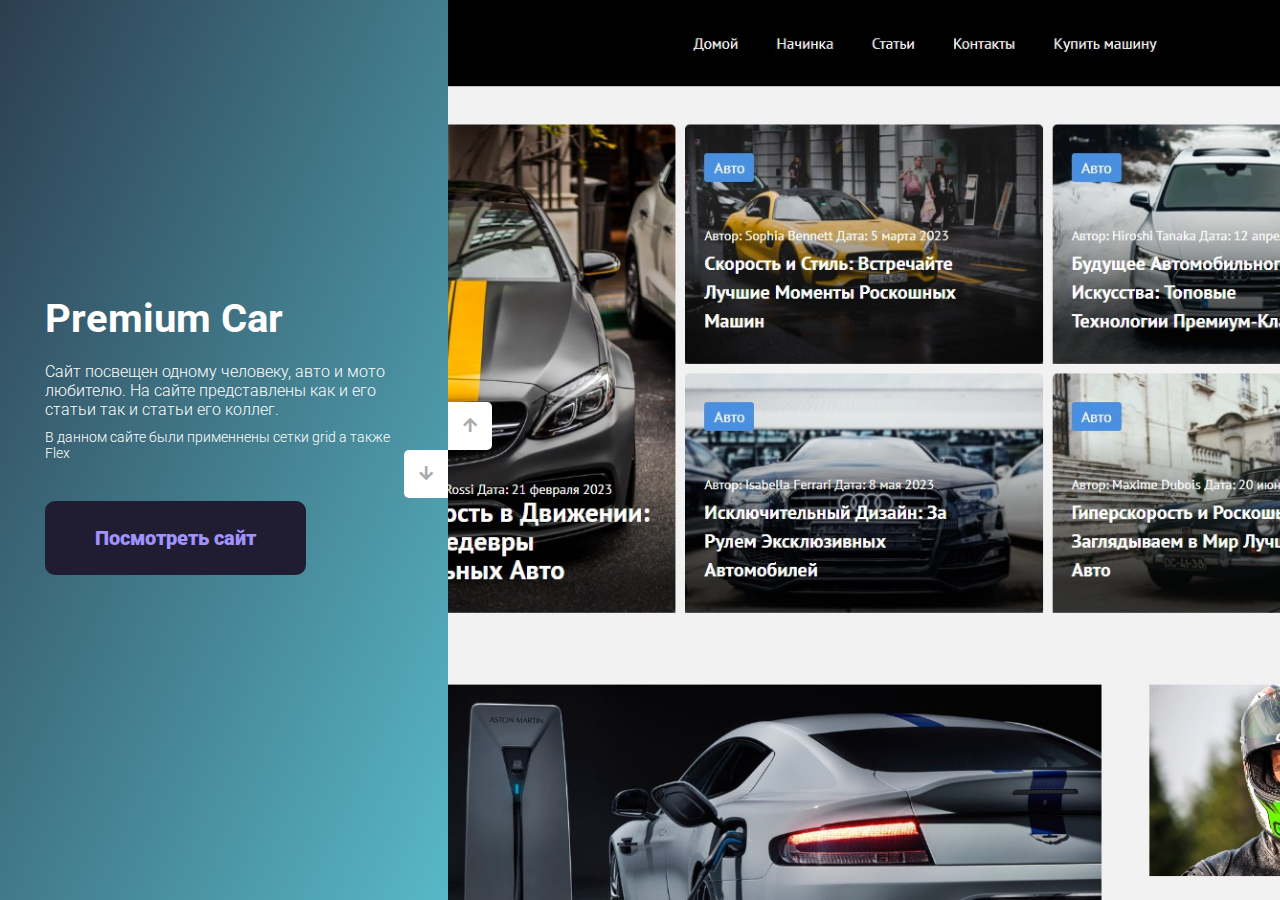
<file: index.html>
<!DOCTYPE html>
<html lang="en">

<head>
    <meta charset="UTF-8">
    <meta name="viewport" content="width=device-width, initial-scale=1.0">
    <link rel="stylesheet" href="style.css">
    <link rel="stylesheet" href="https://cdnjs.cloudflare.com/ajax/libs/font-awesome/5.15.1/css/all.min.css" />
    <title>Document</title>
</head>

<body>
    <div class="container">
        <div class="sidebar">

            <div style="background: linear-gradient(115deg, #2c3e50, #58b8c7);">
                <div class="site">
                    <h1>asteros</h1>
                    <div class="site-dist">Группа «Астерос» — ведущий системный интегратор России. Сегодня «Астерос» —
                        лидер в построении ИТ-инфраструктуры, инженерных решений и систем безопасности. Группа занимает
                        сильные позиции в области ИТ-аутсорсинга, внедрения бизнес-приложений и ИТ-консалтинга.</div>
                    <div class="site-tech">В данном сайте были применнены сетки grid а также Flex</div>
                    </p>

                    <a href="asteros/" target="_blank">
                        <div class="btn"> Посмотреть сайт</div>
                    </a>
                </div>
            </div>

            <div style="background: linear-gradient(115deg, #1e1e1f, #636158, #161617);">
                <div class="site">
                    <h1>Конференция дизайнеров в 2022</h1>
                    <div class="site-dist">Сайт посвещен мероприятию, которое проходило в 2022 году в Москве, на нем
                        собрались ведущие специалисты в сфере дизайна, маркетинга и рекламы.</div>
                    <div class="site-tech">В данном сайте были применнены сетки grid а также Flex, а так же придумана и
                        разработа мобильная и планшетная версия </div>
                    </p>

                    <a href="confer/" target="_blank">
                        <div class="btn"> Посмотреть сайт</div>
                    </a>
                </div>
            </div>

            <div style="background: linear-gradient(115deg, #2c3e50, #58b8c7);">
                <div class="site">
                    <h1>Premium Car</h1>
                    <div class="site-dist">Сайт посвещен одному человеку, авто и мото любителю. На сайте представлены
                        как и его статьи так и
                        статьи его коллег.</div>
                    <div class="site-tech">В данном сайте были применнены сетки grid а также Flex</div>
                    </p>

                    <a href="car/" target="_blank">
                        <div class="btn"> Посмотреть сайт</div>
                    </a>
                </div>
            </div>







        </div>

        <div class="main-slide">
            <div style="background-image: url('img/premium.jpg');"></div>
            <div style="background-image: url('img/confer.jpg');"></div>
            <div style="background-image: url('img/asteros.jpg');"></div>





        </div>



        <div class="controls">
            <button class="down-button">
                <i class="fas fa-arrow-down"></i>
            </button>
            <button class="up-button">
                <i class="fas fa-arrow-up"></i>
            </button>
        </div>
    </div>

    <script src="app.js"></script>
</body>

</html>
</file>
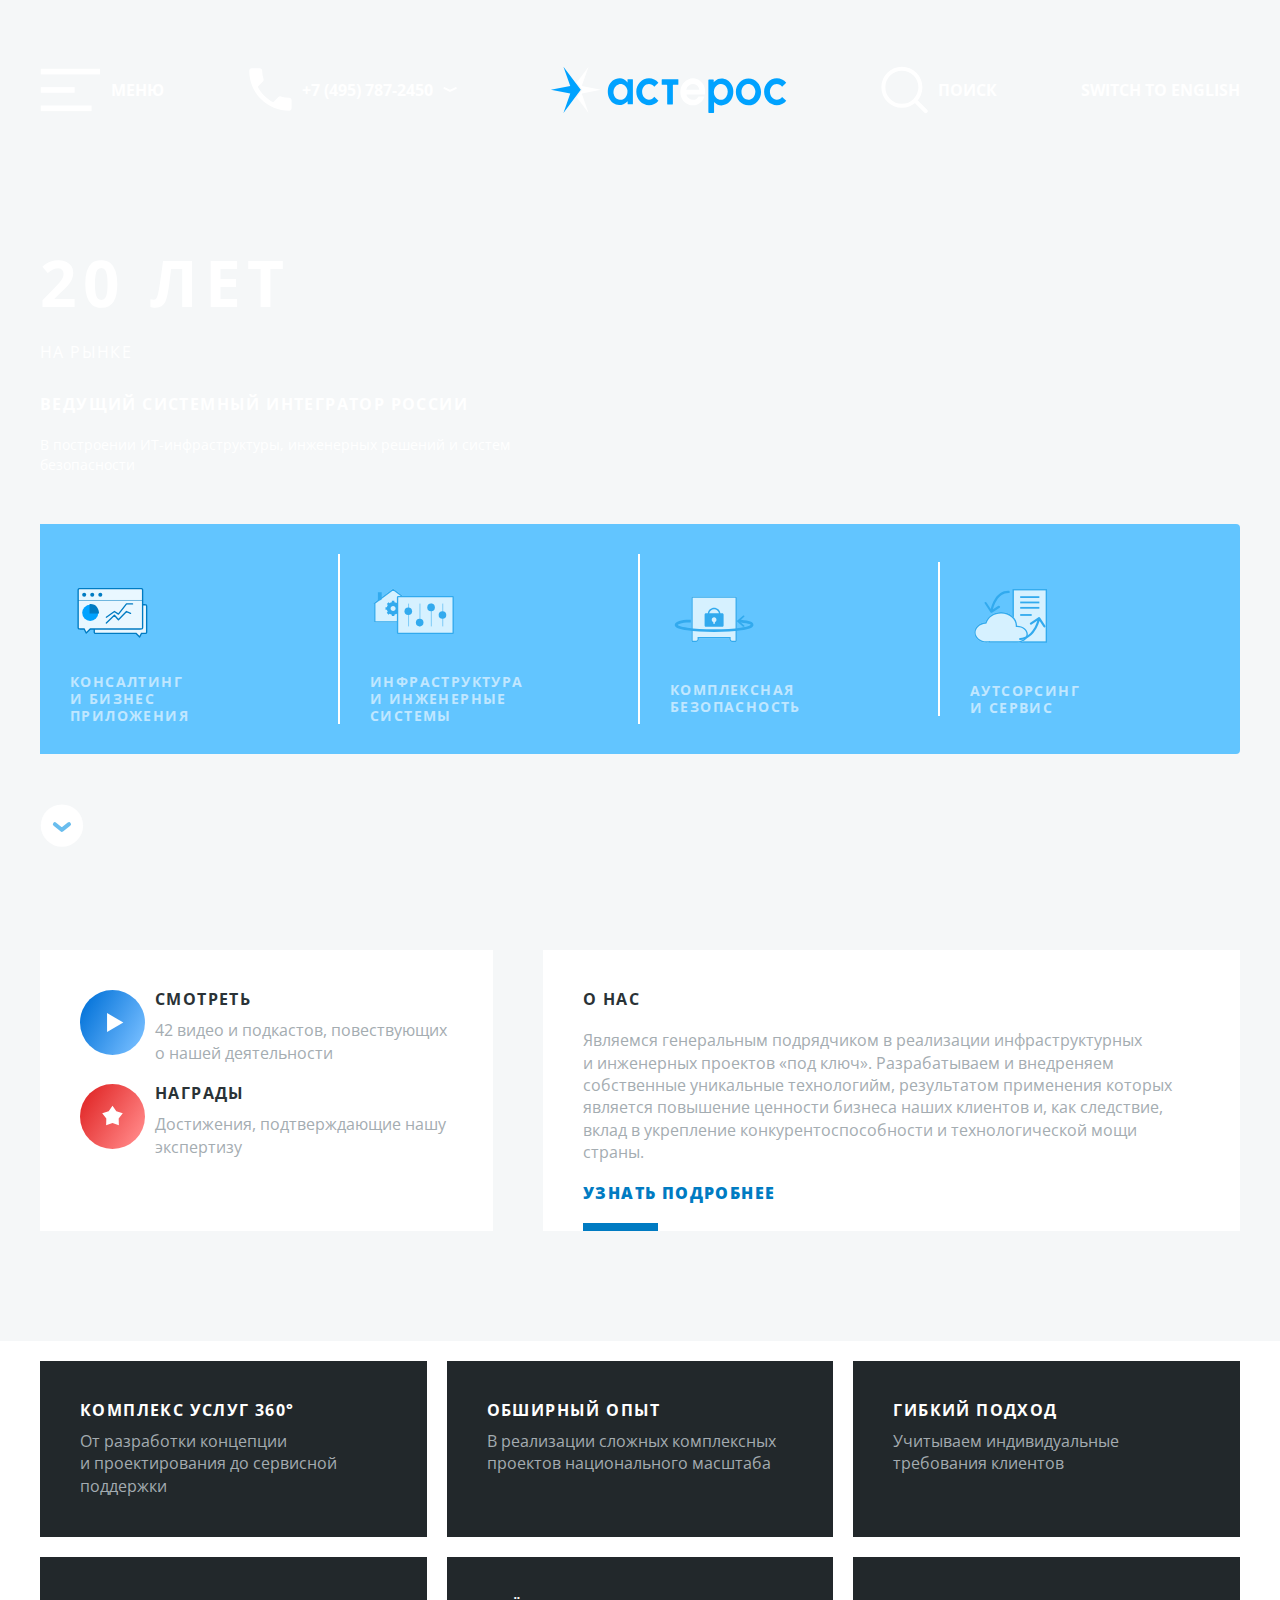
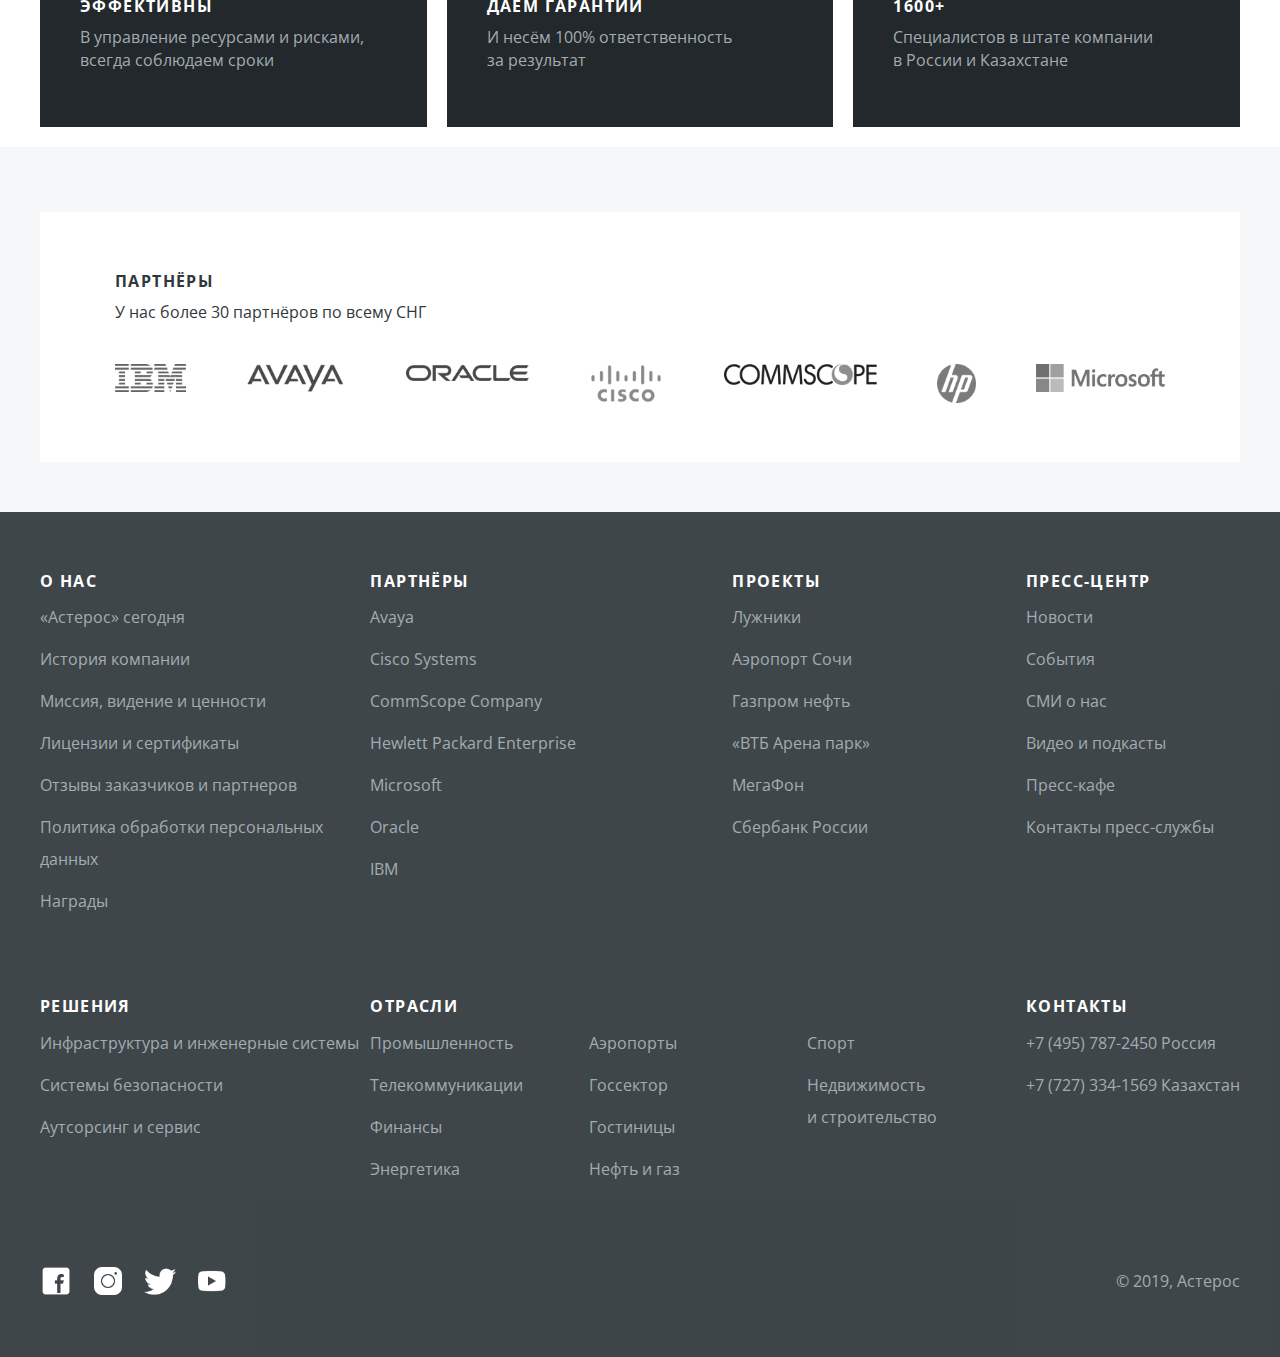
<file: asteros/index.html>
<!DOCTYPE html>
<html lang="en">

<head>
    <meta charset="UTF-8">
    <meta name="viewport" content="width=device-width, initial-scale=1.0">
    <link rel="stylesheet" href="css/style.css">
    <title>Document</title>
</head>

<body>
    <div class="header">
        <div class="container">
            <div class="header-navbar">

                <div class="header-navbar_items"><img src="img/burger.svg" alt="">Меню</div>
                <div class="header-navbar_items"><img src="img/phone.svg" alt="">+7 (495) 787-2450 <img
                        src="img/phone-open.svg" alt=""></div>
                <div class="header-navbar_items"><img src="img/logo.svg" alt=""></div>
                <div class="header-navbar_items"><img src="img/search.svg" alt="">Поиск</div>
                <div class="header-navbar_items">Switch to English</div>
            </div>
        </div>
        <div class="container">
            <div class="header-about">
                <div class="header-about_items header-about_title">20 лет</div>
                <div class="header-about_items header-about_plase">на рынке</div>
                <div class="header-about_items header-about_work">Ведущий системный интегратор России</div>
                <div class="header-about_items header-about_subtitle">В построении ИТ-инфраструктуры, инженерных решений
                    и систем безопасности </div>
            </div>
        </div>
        <div class="container">
            <div class="header-servises">

                <div class="header-servises_items">
                    <div class="header-servises_items-icon"><img src="img/serv-1.svg" alt=""></div>
                    <div class="header-servises_items-text">КОНСАЛТИНГ И БИЗНЕС ПРИЛОЖЕНИЯ</div>
                </div>

                <div class="header-servises_items">
                    <div class="header-servises_items-icon"><img src="img/serv-2.svg" alt=""></div>
                    <div class="header-servises_items-text">Инфраструктура и инженерные системы</div>
                </div>

                <div class="header-servises_items">
                    <div class="header-servises_items-icon"><img src="img/serv-3.svg" alt=""></div>
                    <div class="header-servises_items-text">Комплексная безопасность</div>
                </div>

                <div class="header-servises_items">
                    <div class="header-servises_items-icon"><img src="img/serv-4.svg" alt=""></div>
                    <div class="header-servises_items-text">Аутсорсинг и сервис</div>
                </div>
            </div>

        </div>

        <div class="container">
            <div class="header-godown">
                <a href="#about"><img src="img/go-down.svg" alt=""></a>
            </div>
        </div>
    </div>

    <div class="about" id="about">
        <div class="container container-about">
            <div class="about-info">
                <div class="about-info_box">
                    <div class="about-info_box-icon"><img src="img/video.svg" alt=""></div>
                    <div class="about-info_box-text">
                        <div class="box-text_title">Смотреть</div>
                        <div class="box-text_subtitle">42 видео и подкастов, повествующих о нашей деятельности </div>
                    </div>
                </div>

                <div class="about-info_box">
                    <div class="about-info_box-icon"><img src="img/star.svg" alt=""></div>
                    <div class="about-info_box-text">
                        <div class="box-text_title">Награды</div>
                        <div class="box-text_subtitle">Достижения, подтверждающие нашу экспертизу</div>
                    </div>
                </div>
            </div>

            <div class="about-info">
                <div class="box-text_title">О нас</div>
                <span class="box-text_subtitle">Являемся генеральным подрядчиком в реализации инфраструктурных
                    и инженерных проектов «под ключ».
                    Разрабатываем и внедреняем собственные уникальные технологийм, результатом применения которых
                    является повышение ценности бизнеса
                    наших клиентов и, как следствие, вклад в укрепление конкурентоспособности и технологической мощи
                    страны.</span>
                <a href="#" class="about-link"> Узнать подробнее </a>
                <div class="about-line"></div>
            </div>




        </div>

        <div class="about-miniservises">
            <div class="container-miniservises">
                <div class="about-miniservises_box"
                    style="background-image: url(https://s3-alpha-sig.figma.com/img/4899/c58b/e8a74100e0c798fb408cca6a449d8494?Expires=1704672000&Signature=iHYEIbF1LXXlk4Fx4o5lZLI7q8aujfSXaaqMFmjtmLG20S6CeJB2~Xws7gXvvg-2tK4MSsYWA~Pz9iUL77Iv3QKjW9M~b78Qen93lDPOxzB9GcNMJqIHYiutXwdzhaV9z5bAwiX7xWO25nDaPidBWYeQ7Sh8YPWFajv1ioHYdBYggQYFdAKXKBYC1dc07QcZSgbhwOkL8LF8KC0xSTCAHWrtsl4cOkcO0x9~zZxjNDqb2zYh5-6l3Om2jckehtdp8n5D5zyHxLLfPuC05HY-engS4Rue5ZuUAOKAxbjoSAo-Zc1kBK3VWAY3b6X0yuFtn~HzTuWu1-bYMrWLv1EzCA__&Key-Pair-Id=APKAQ4GOSFWCVNEHN3O4);">
                    <div class="about-miniservises_box-overlay"></div>
                    <div class="about-miniservises_box-title">Комплекс услуг 360°</div>
                    <div class="about-miniservises_box-subtitle">От разработки концепции и проектирования до сервисной
                        поддержки</div>
                </div>
                <div class="about-miniservises_box"
                    style="background-image: url(https://s3-alpha-sig.figma.com/img/b4e5/d4d2/b433951faf8a77b8358e2ab02e3d3d01?Expires=1704672000&Signature=L47-IdchfAg7w9GafGYcH4nWuUP4ZnCMuJ5RUAq7BpRyAbpkYgfjr3fHnqAttdm4IfXa-dD1kpmQ3ipRAbsYgL7KiSHvASGiLj6Ov7~JetevL7GgUsygHSQTWBWOv4URS8BWiyc7vDEyCRHelWHXkfqqieFx3A4UxjLXQWGRy9l1SR6oV~BwtsZVRxsDZVX8J5mc9DLSjctDvqg~WXDuQ3Pl1X4x8RB5WIqE8dLlqEXhNXVPcNEtn-oK9CxZnOZ~o9CjkKmzZKRCsy4Qi2qoMyOEC7SuEk1JUZbasbRjyr9lIVFGji12odhdA-Yj6SuStYSnnjCwtQT7gOIkuxzR2g__&Key-Pair-Id=APKAQ4GOSFWCVNEHN3O4);">
                    <div class="about-miniservises_box-overlay"></div>
                    <div class="about-miniservises_box-title">Обширный опыт</div>
                    <div class="about-miniservises_box-subtitle">В реализации сложных комплексных проектов национального
                        масштаба</div>
                </div>
                <div class="about-miniservises_box"
                    style="background-image: url(https://s3-alpha-sig.figma.com/img/8889/fec2/20476bec688da07132d9105a1933b1c2?Expires=1704672000&Signature=IVGqBcruRW2-t0ts6xRE4YmUUTxbcccWNQcI5lkbsb3qR918wUhrVRQVz-4qKutnyztCNiw2~uN4zHVGhClAcJfK4rTQxDygOi6iMsPO5eFenZP3w1beVJVvMJJaH1cwB5wtUqm3X0RozRW2mDpKtG9~vCoxCE71NODrdpMljpTRJ4l1EHJpnPUjDH79uDMrc~QYk8fCPniZ6bwQBlXFJhg0CCAYHCSmRHoEwQQQKEgANHr0MMTgoPp4yfe5PN6n3c1JGW4-cOqtm8dEtAkeizMjpyCskn9-iZfjvnwdPM3xjaL2j7tSVOQMOALwFhyK6t3k64D-94FSkLGGr8JEbA__&Key-Pair-Id=APKAQ4GOSFWCVNEHN3O4);">
                    <div class="about-miniservises_box-overlay"></div>
                    <div class="about-miniservises_box-title">Гибкий подход</div>
                    <div class="about-miniservises_box-subtitle">Учитываем индивидуальные требования клиентов</div>
                </div>
                <div class="about-miniservises_box"
                    style="background-image: url(https://s3-alpha-sig.figma.com/img/5af4/d5ee/8e06e586a53ec9fe0eaec8c767e219b9?Expires=1704672000&Signature=kXSMl5htiNRm-dMxk1dbnEkBCrUh4D6pAzssAngNz30rueo6VCRb6ECwwU96bpMMt9IN3iHANHgC0G~79~cd5FE3Xm23K8HPzeoKFcewqX3KLGytd-SG6ZxgogRFcuudQjtOxwbTncqmCpjauCP9~3We5bOU-TAqjTdZ1EpcbUOX2wC-GrIhOLEYSvFvoiWOdysVo5tWyLnvwNiJoFdnKBmfVC-EhKWZ8v9KFU-HMZNPbUKLMY9f1u3YFB4MvbIJs~Fc6B7qE8AzRwvYiPfpuhPo2q2e~6HGALVNJZFEwafuePBh4f2bPFMFt~ktP~MA5pj3p9Dad6BIrYA2HBKuhA__&Key-Pair-Id=APKAQ4GOSFWCVNEHN3O4);">
                    <div class="about-miniservises_box-overlay"></div>
                    <div class="about-miniservises_box-title">Эффективны</div>
                    <div class="about-miniservises_box-subtitle">В управление ресурсами и рисками, всегда соблюдаем
                        сроки</div>
                </div>
                <div class="about-miniservises_box"
                    style="background-image: url(https://s3-alpha-sig.figma.com/img/9c69/019b/8a276c397edcaf212cbee8b12cabe250?Expires=1704672000&Signature=YQzYI0PeBj1hPllhRYOCZ9JnQKynh75rZFju6k0dOBRJoAfCvU3aNxHr3dPhMx~60E85DS3fHSJkClnq6rv~6ZCJv0K3kAKbCMNjzGPWpC6SGOzfnmbWFfLF0hkElRzjESC7zLT6JbG48OOQZ73a9w6c1K1APo10~yFTnyxHVrVteaHB963BKzjYlLk51tVPpfsDaodusNEE8BqVb5gso9ck15x5LjnIILkKunjpmK4wA3AqgBs~xw9ly~s-D7OXUyzcTh7oHOxMQ~wdAIb153Kc1ewTsHewudlq-LqYo2kzw5VZyvcHnW0jWYkrWLaS1Zj4ou9xeG4LXD~ccZR6gw__&Key-Pair-Id=APKAQ4GOSFWCVNEHN3O4);">
                    <div class="about-miniservises_box-overlay"></div>
                    <div class="about-miniservises_box-title">Даём гарантии</div>
                    <div class="about-miniservises_box-subtitle">И несём 100% ответственность за результат</div>
                </div>
                <div class="about-miniservises_box"
                    style="background-image: url(https://s3-alpha-sig.figma.com/img/9215/9c66/7feaad82ebbcbecc1eb6bd39adb61ce7?Expires=1704672000&Signature=VfgUoTcair40tQ77WLiXr26YJEco9A-WdcVkXNaRnf2S4e7fPvjRZOwfUqsbwP90TGkbN4c8T~ezHWWzQmgnAhbcXRtnwtu1XZsq9C1gnUY8LQmecycAn9xoEvWMpFcaDzLmADCDlF2biQaSf~hA7pkjV1YtLXVjxVlmdchnQ-eduPdiHjWMrbbxpNJxU1Dmb6n9HBfFRlirZBxrE6XDbp8qHpJdghFdtpkHuOCmrC0GKiYr4OLoIdRhUAs5Eq4KvrL8n-EywAFKzs8imOj3CHyovzTV5pihNOFO4vo9wqdOUgxoVOuxeG~xLyUpxL2tybDLu9Ge0AMffSPyjjBDcA__&Key-Pair-Id=APKAQ4GOSFWCVNEHN3O4);">
                    <div class="about-miniservises_box-overlay"></div>
                    <div class="about-miniservises_box-title">1600+</div>
                    <div class="about-miniservises_box-subtitle">Специалистов в штате компании в России и Казахстане
                    </div>
                </div>

            </div>

        </div>

        <div class="about-partner">
            <div class="container-partner">
                <div class="about-partner_title">Партнёры</div>
                <div class="about-partner_subtitle">У нас более 30 партнёров по всему СНГ</div>
                <div class="about-partner_partner-box">
                    <div class="about-partner_partner-box_icon"><img src="img/ibm.png" alt=""></div>
                    <div class="about-partner_partner-box_icon"><img src="img/avaya.png" alt=""></div>
                    <div class="about-partner_partner-box_icon"><img src="img/oracle.png" alt=""></div>
                    <div class="about-partner_partner-box_icon"><img src="img/cisco.png" alt=""></div>
                    <div class="about-partner_partner-box_icon"><img src="img/commscope.png" alt=""></div>
                    <div class="about-partner_partner-box_icon"><img src="img/hp.png" alt=""></div>
                    <div class="about-partner_partner-box_icon"><img src="img/Microsoft.png" alt=""></div>
                </div>
            </div>
        </div>


    </div>


    <div class="footer">

        <div class="container footer-box">
            <div class="footer-menu_box--1">
                <div class="footer-menu_title">О нас</div>
                <div class="footer-menu_navbar">
                    <ul>
                        <a href="">
                            <li>«Астерос» сегодня</li>
                        </a>
                        <a href="">
                            <li>История компании</li>
                        </a>
                        <a href="">
                            <li>Миссия, видение и ценности</li>
                        </a>
                        <a href="">
                            <li>Лицензии и сертификаты</li>
                        </a>
                        <a href="">
                            <li>Отзывы заказчиков и партнеров</li>
                        </a>
                        <a href="">
                            <li>Политика обработки персональных данных</li>
                        </a>
                        <a href="">
                            <li>Награды</li>
                        </a>
                    </ul>
                </div>
            </div>

            <div class="footer-menu_box--2">
                <div class="footer-menu_title">Партнёры</div>
                <div class="footer-menu_navbar">
                    <ul>
                        <a href="">
                            <li>Avaya</li>
                        </a>
                        <a href="">
                            <li>Cisco Systems</li>
                        </a>
                        <a href="">
                            <li>CommScope Company</li>
                        </a>
                        <a href="">
                            <li>Hewlett Packard Enterprise</li>
                        </a>
                        <a href="">
                            <li>Microsoft</li>
                        </a>
                        <a href="">
                            <li>Oracle</li>
                        </a>
                        <a href="">
                            <li>IBM</li>
                        </a>
                    </ul>
                </div>
            </div>

            <div class="footer-menu_box--3">
                <div class="footer-menu_title">Проекты</div>
                <div class="footer-menu_navbar">
                    <ul>
                        <a href="">
                            <li>Лужники</li>
                        </a>
                        <a href="">
                            <li>Аэропорт Сочи</li>
                        </a>
                        <a href="">
                            <li>Газпром нефть</li>
                        </a>
                        <a href="">
                            <li>«ВТБ Арена парк»</li>
                        </a>
                        <a href="">
                            <li>МегаФон</li>
                        </a>
                        <a href="">
                            <li>Сбербанк России</li>
                        </a>
                    </ul>
                </div>
            </div>

            <div class="footer-menu_box--4">
                <div class="footer-menu_title">Пресс-центр</div>
                <div class="footer-menu_navbar">
                    <ul>
                        <a href="">
                            <li>Новости</li>
                        </a>
                        <a href="">
                            <li>События</li>
                        </a>
                        <a href="">
                            <li>СМИ о нас</li>
                        </a>
                        <a href="">
                            <li>Видео и подкасты</li>
                        </a>
                        <a href="">
                            <li>Пресс-кафе</li>
                        </a>
                        <a href="">
                            <li>Контакты пресс-службы</li>
                        </a>
                    </ul>
                </div>
            </div>

            <div class="footer-menu_box--5">
                <div class="footer-menu_title">Решения</div>
                <div class="footer-menu_navbar">
                    <ul>
                        <a href="">
                            <li>Инфраструктура и инженерные системы</li>
                        </a>
                        <a href="">
                            <li>Системы безопасности</li>
                        </a>
                        <a href="">
                            <li>Аутсорсинг и сервис</li>
                        </a>
                    </ul>
                </div>
            </div>

            <div class="footer-menu_box--6">
                <div class="footer-menu_title">Отрасли</div>
                <div class="footer-menu_navbar">
                    <div class="footer-menu_col">
                        <ul>
                            <a href="">
                                <li>Промышленность</li>
                            </a>
                            <a href="">
                                <li>Телекоммуникации</li>
                            </a>
                            <a href="">
                                <li>Финансы</li>
                            </a>
                            <a href="">
                                <li>Энергетика</li>
                            </a>
                        </ul>
                    </div>
                    <div class="footer-menu_col">
                        <ul>
                            <a href="">
                                <li>Аэропорты</li>
                            </a>
                            <a href="">
                                <li>Госсектор</li>
                            </a>
                            <a href="">
                                <li>Гостиницы</li>
                            </a>
                            <a href="">
                                <li>Нефть и газ</li>
                            </a>
                        </ul>
                    </div>
                    <div class="footer-menu_col">
                        <ul>
                            <a href="">
                                <li>Спорт</li>
                            </a>
                            <a href="">
                                <li>Недвижимость и строительство</li>
                            </a>
                        </ul>
                    </div>
                </div>
            </div>

            <div class="footer-menu_box--7">
                <div class="footer-menu_title">КОНТАКТЫ</div>
                <div class="footer-menu_navbar">
                    <ul>
                        <a href="">
                            <li>+7 (495) 787-2450 Россия </li>
                        </a>
                        <a href="">
                            <li>+7 (727) 334-1569 Казахстан</li>
                        </a>
                    </ul>
                </div>
            </div>

            <div class="footer-menu_box--8">
                <img src="img/fb-icon.png" alt="">
                <img src="img/inst-icon.png" alt="">
                <img src="img/x-icon.png" alt="">
                <img src="img/Yt-icon.png" alt="">
            </div>
            <div class="footer-menu_box--9">

            </div>

            <div class="footer-menu_box--10">
                © 2019, Астерос
            </div>

        </div>



        <div class="footer-overlay"></div>

    </div>

</body>

</html>
</file>
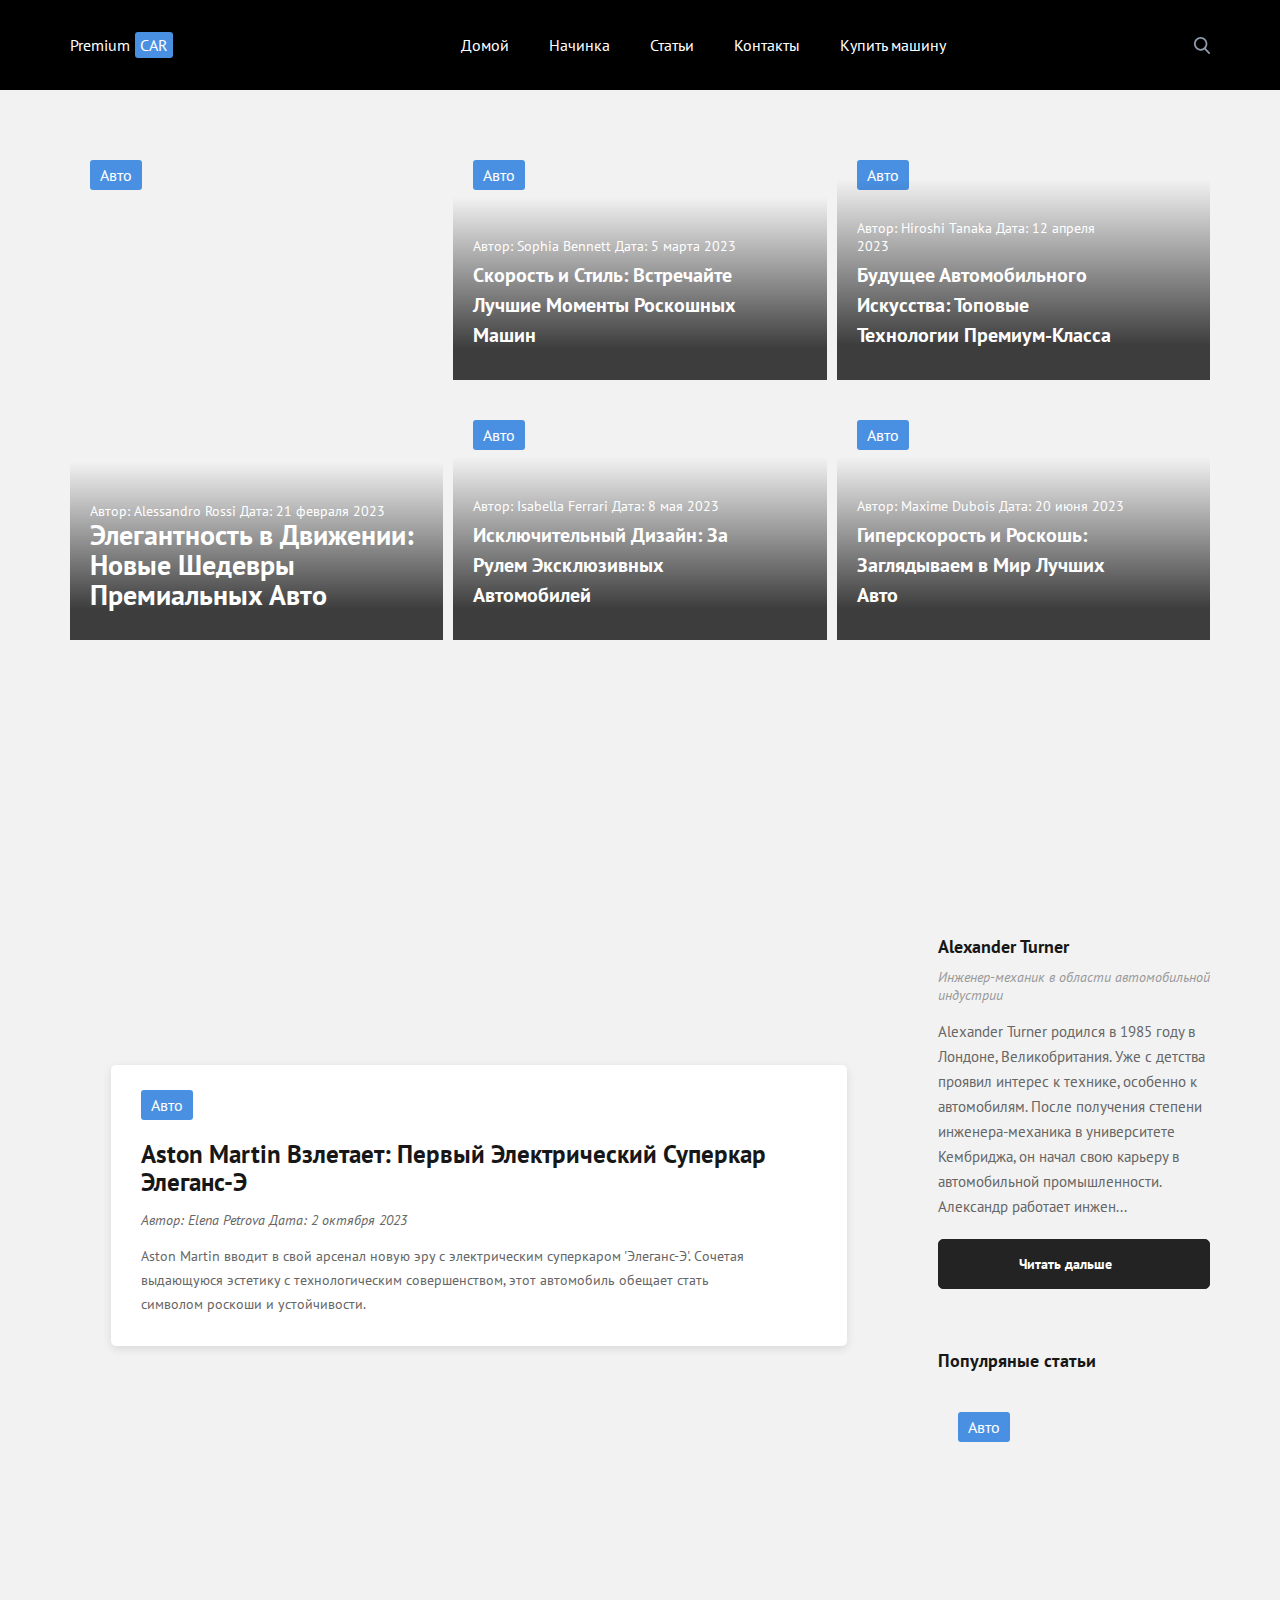
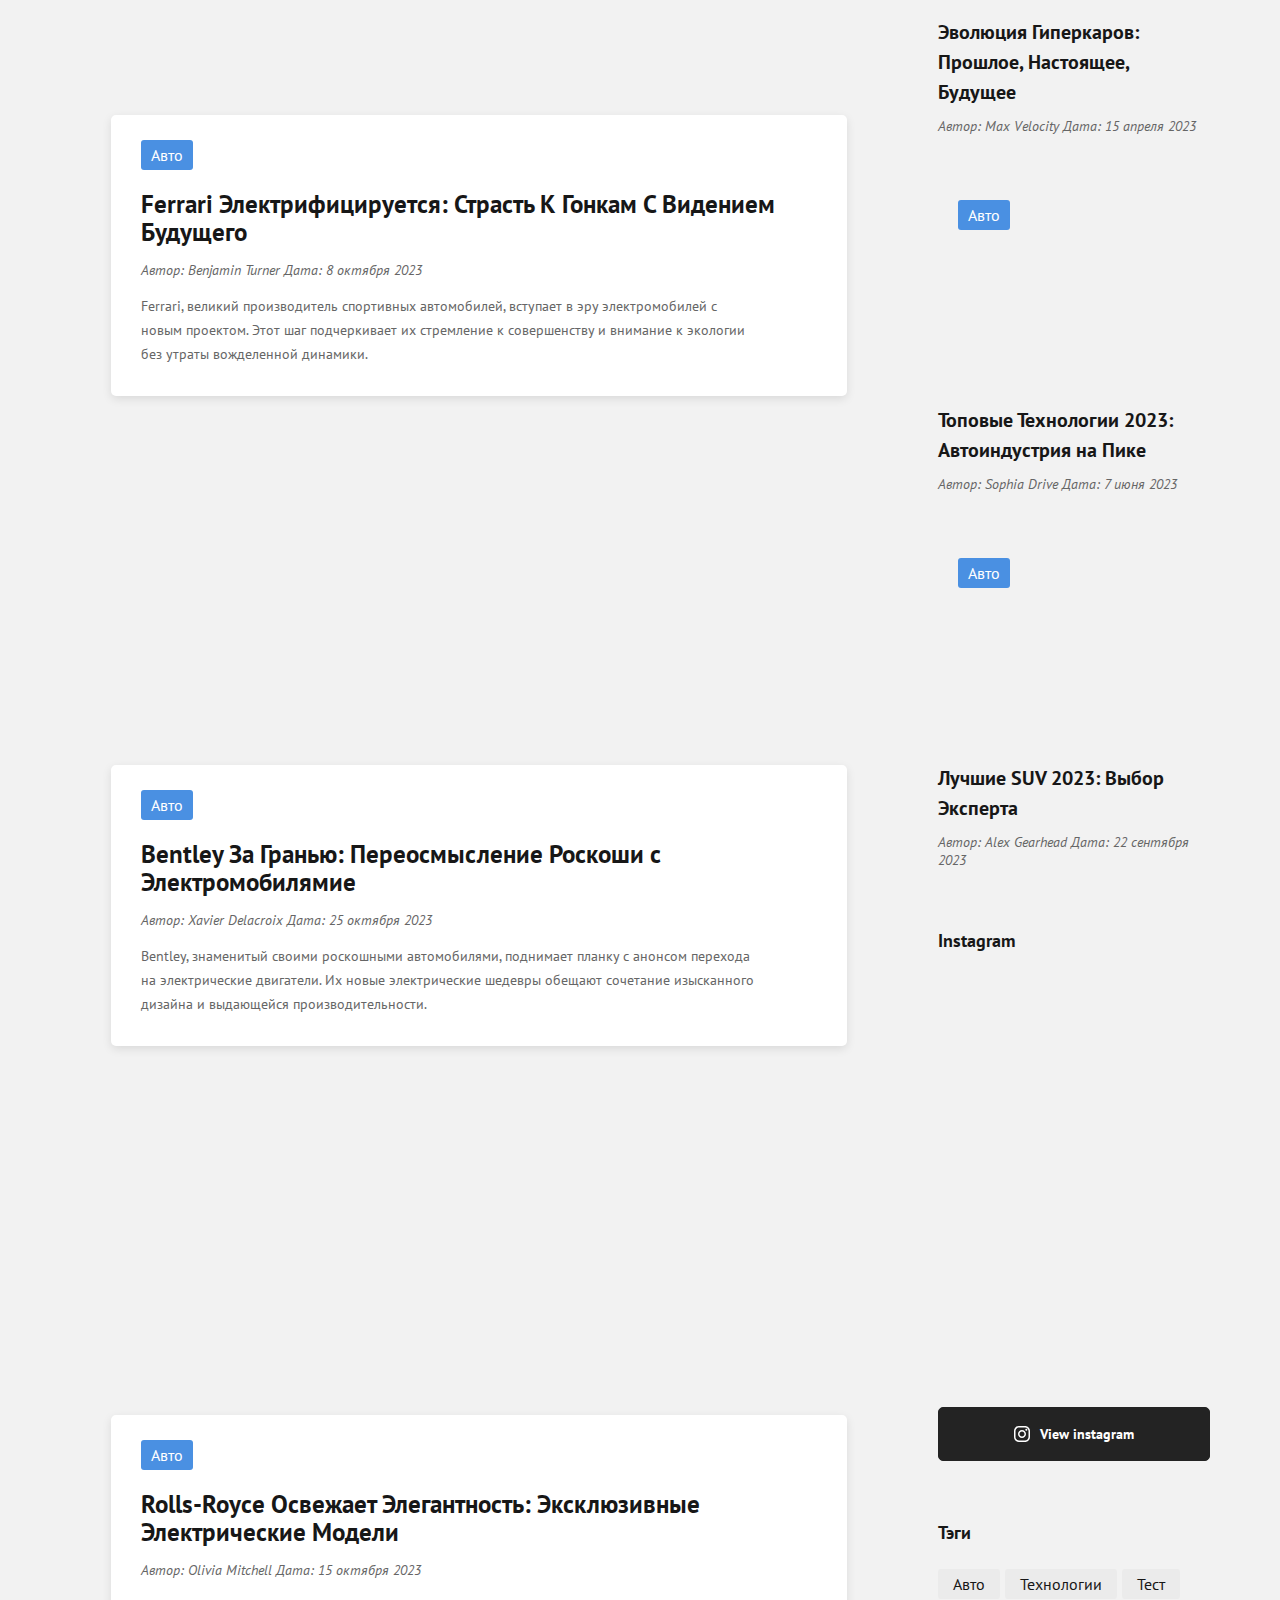
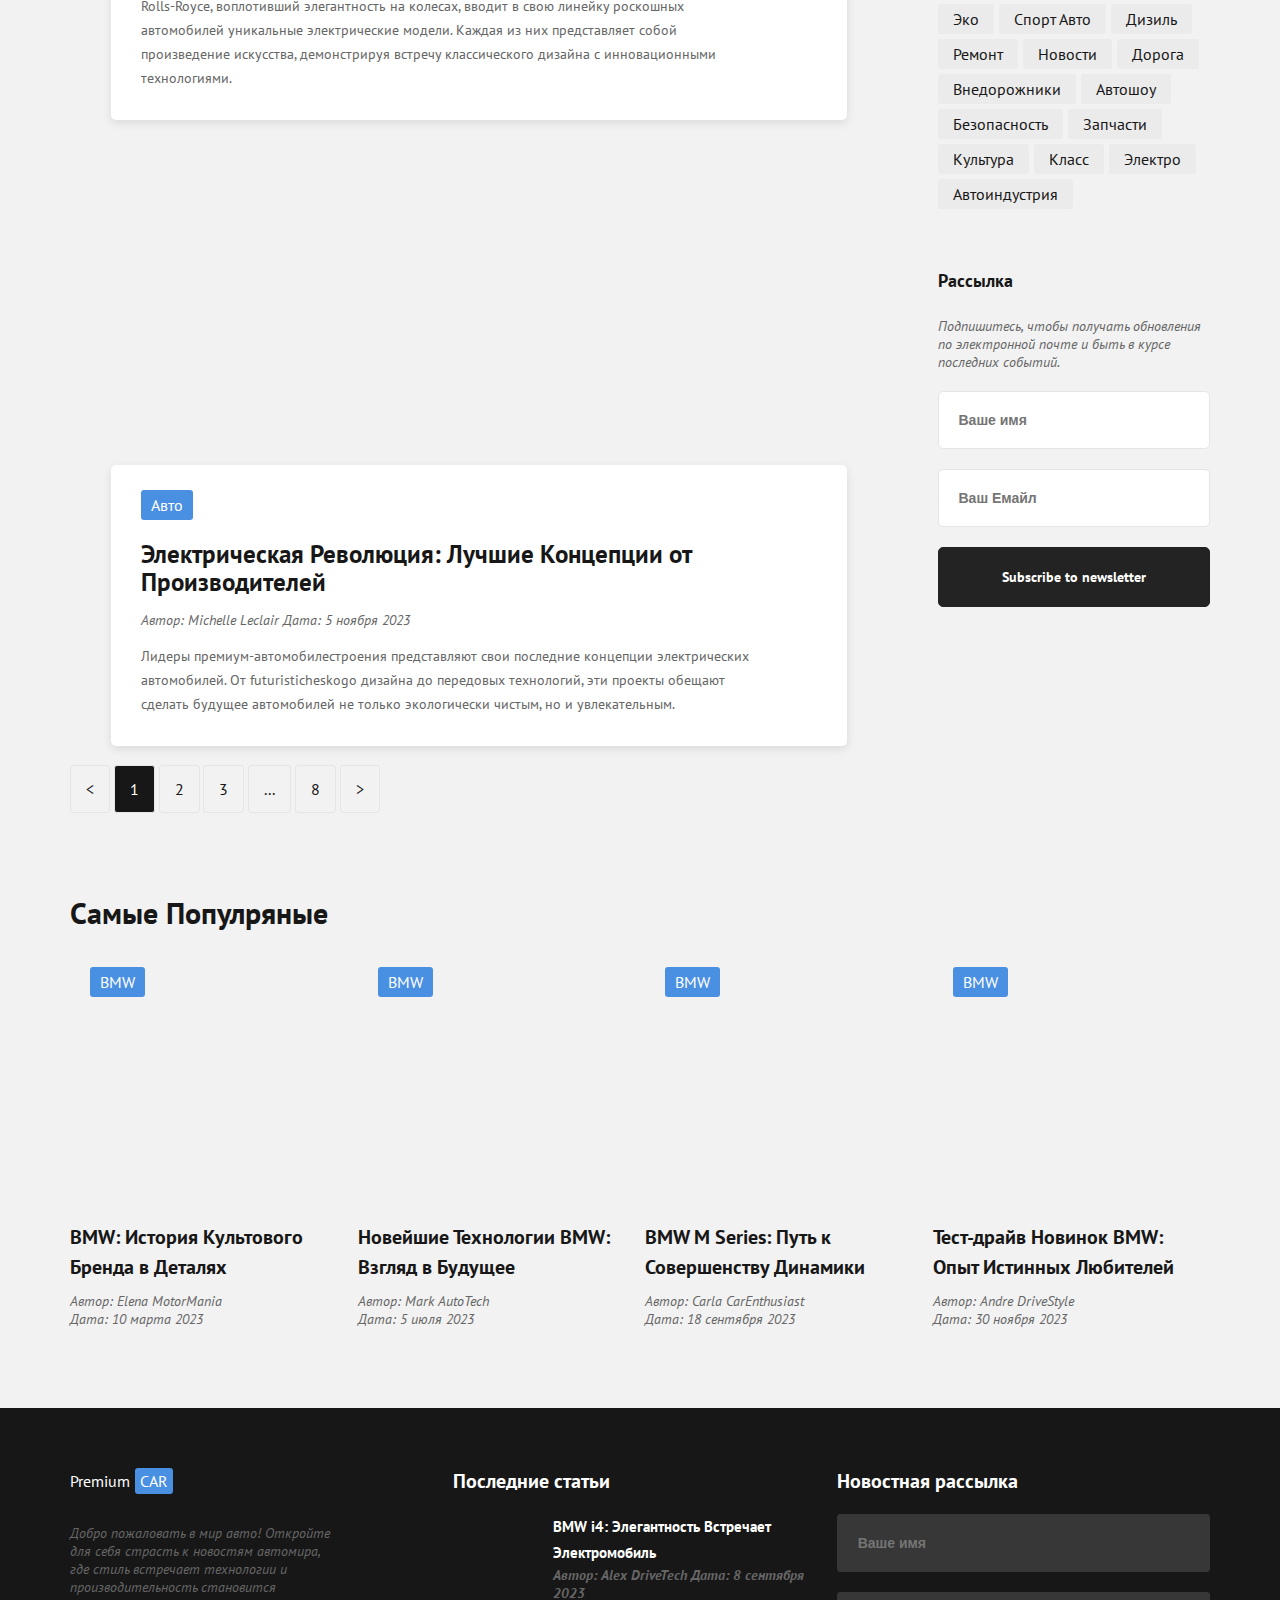
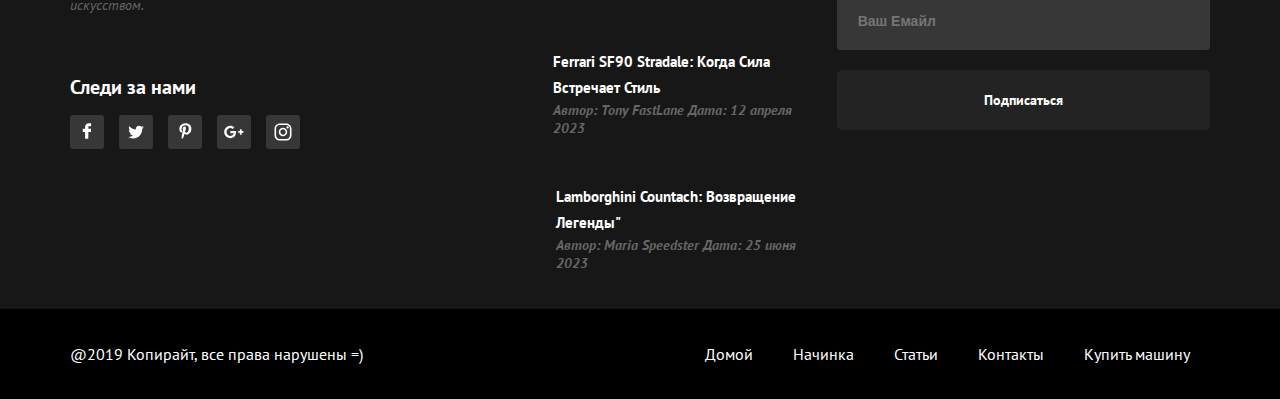
<file: car/index.html>
<!DOCTYPE html>
<html lang="en">

<head>
    <meta charset="UTF-8">
    <meta name="viewport" content="width=device-width, initial-scale=1.0">
    <link rel="stylesheet" href="css/style.css">
    <title>Document</title>
</head>

<body>

    <header class="header">
        <div class="container">
            <div class="header-logo">
                <div class="logo-txt">Premium</div>
                <div class="logo-blue">CAR</div>
            </div>
            <div class="header-navbar">
                <ul>
                    <li><a href="#">Домой</a></li>
                    <li><a href="#">Начинка</a></li>
                    <li><a href="#">Статьи </a></li>
                    <li><a href="#">Контакты </a></li>
                    <li><a href="#">Купить машину</a></li>
                </ul>
            </div>
            <div class="header-icon_search"><svg xmlns="http://www.w3.org/2000/svg" width="16" height="17"
                    viewBox="0 0 16 17" fill="none">
                    <path fill-rule="evenodd" clip-rule="evenodd"
                        d="M11.8125 11.2762L15.7567 15.4843C16.0904 15.8403 16.0794 16.4079 15.7326 16.7502C15.5694 16.9114 15.3544 17 15.1278 17C14.8883 17 14.6649 16.9024 14.4988 16.7255L10.5246 12.4854C9.39609 13.299 8.07619 13.7275 6.69113 13.7275C3.0017 13.7275 0 10.6484 0 6.86374C0 3.07913 3.0017 0 6.69113 0C10.3806 0 13.3823 3.07913 13.3823 6.86374C13.3823 8.48359 12.8266 10.0396 11.8125 11.2762ZM11.6367 6.86374C11.6367 4.06632 9.4182 1.79054 6.69113 1.79054C3.96406 1.79054 1.74551 4.06632 1.74551 6.86374C1.74551 9.66117 3.96406 11.9369 6.69113 11.9369C9.4182 11.9369 11.6367 9.66117 11.6367 6.86374Z"
                        fill="#929EAF" />
                </svg></div>
        </div>
    </header>
    <div class="container main-box">

        <div class="main-box_press box-press" style="background: url(https://i.postimg.cc/k47kFSCt/1.png);background-size: cover;">
            <div class="box-press_cat cat">Авто</div>
            <div class="box-press_news" style="padding-right: 10px;">
                <div class="box-press_autor">Автор: Alessandro Rossi Дата: 21 февраля 2023</div>
                <div class="box-press_title" style="font-size: 28px;    display: inline;">Элегантность в Движении: Новые
                    Шедевры Премиальных Авто</div>
            </div>
        </div>
        <div class="main-box_press box-press" style="background: url(https://i.postimg.cc/zBp4dfD2/2.png);background-size: cover;">
            <div class="box-press_cat cat">Авто</div>
            <div class="box-press_news">
                <div class="box-press_autor">Автор: Sophia Bennett
                    Дата: 5 марта 2023</div>
                <div class="box-press_title">Скорость и Стиль: Встречайте Лучшие Моменты Роскошных Машин</div>
            </div>
        </div>
        <div class="main-box_press box-press" style="background: url(https://i.postimg.cc/wMGZpbmh/3.png);background-size: cover;">
            <div class="box-press_cat cat">Авто</div>
            <div class="box-press_news">
                <div class="box-press_autor">Автор: Hiroshi Tanaka
                    Дата: 12 апреля 2023</div>
                <div class="box-press_title">Будущее Автомобильного Искусства: Топовые Технологии Премиум-Класса</div>
            </div>
        </div>
        <div class="main-box_press box-press" style="background: url(https://i.postimg.cc/RhFy2zNS/4.png);background-size: cover;">
            <div class="box-press_cat cat">Авто</div>
            <div class="box-press_news">
                <div class="box-press_autor">Автор: Isabella Ferrari
                    Дата: 8 мая 2023</div>
                <div class="box-press_title">Исключительный Дизайн: За Рулем Эксклюзивных Автомобилей</div>
            </div>
        </div>
        <div class="main-box_press box-press" style="background: url(https://i.postimg.cc/tRSLW7MY/5.png);background-size: cover;">
            <div class="box-press_cat cat">Авто</div>
            <div class="box-press_news">
                <div class="box-press_autor">Автор: Maxime Dubois
                    Дата: 20 июня 2023</div>
                <div class="box-press_title">Гиперскорость и Роскошь: Заглядываем в Мир Лучших Авто</div>
            </div>
        </div>




    </div>
    <div class="container news-box">
        <div class="news-box_col-l">
            <div class="news-article">


                <div class="news-article_img" style="background-image: url(https://i.postimg.cc/TP1kRcT0/1.jpg);"></div>
                <div class="news-article_text">
                    <div class="news-article_text-cat cat">Авто</div>
                    <div class="news-article_text-title">Aston Martin Взлетает: Первый Электрический Суперкар Элеганс-Э
                    </div>
                    <div class="news-article_text-autor">Автор: Elena Petrova Дата: 2 октября 2023</div>
                    <div class="news-article_text-subtitle">Aston Martin вводит в свой арсенал новую эру с электрическим
                        суперкаром 'Элеганс-Э'. Сочетая выдающуюся эстетику с технологическим совершенством, этот
                        автомобиль обещает стать символом роскоши и устойчивости.</div>
                </div>
            </div>
            <div class="news-article">
                <div class="news-article_img" style="background-image: url(https://i.postimg.cc/cCRhD9cx/2.jpg);"></div>
                <div class="news-article_text">
                    <div class="news-article_text-cat cat">Авто</div>
                    <div class="news-article_text-title">Ferrari Электрифицируется: Страсть К Гонкам С Видением Будущего
                    </div>
                    <div class="news-article_text-autor">Автор: Benjamin Turner Дата: 8 октября 2023</div>
                    <div class="news-article_text-subtitle">Ferrari, великий производитель спортивных автомобилей,
                        вступает в эру электромобилей с новым проектом. Этот шаг подчеркивает их стремление к
                        совершенству и внимание к экологии без утраты вожделенной динамики.</div>
                </div>
            </div>
            <div class="news-article">
                <div class="news-article_img" style="background-image: url(https://i.postimg.cc/Hx7BMsc7/3.jpg);"></div>
                <div class="news-article_text">
                    <div class="news-article_text-cat cat">Авто</div>
                    <div class="news-article_text-title">Bentley За Гранью: Переосмысление Роскоши с Электромобилямиe
                    </div>
                    <div class="news-article_text-autor">Автор: Xavier Delacroix Дата: 25 октября 2023</div>
                    <div class="news-article_text-subtitle">Bentley, знаменитый своими роскошными автомобилями,
                        поднимает планку с анонсом перехода на электрические двигатели. Их новые электрические шедевры
                        обещают сочетание изысканного дизайна и выдающейся производительности.

                    </div>
                </div>
            </div>
            <div class="news-article">
                <div class="news-article_img" style="background-image: url(https://i.postimg.cc/GtwzxwGg/4.jpg);"></div>
                <div class="news-article_text">
                    <div class="news-article_text-cat cat">Авто</div>
                    <div class="news-article_text-title">Rolls-Royce Освежает Элегантность: Эксклюзивные Электрические
                        Модели</div>
                    <div class="news-article_text-autor">Автор: Olivia Mitchell Дата: 15 октября 2023</div>
                    <div class="news-article_text-subtitle">Rolls-Royce, воплотивший элегантность на колесах, вводит в
                        свою линейку роскошных автомобилей уникальные электрические модели. Каждая из них представляет
                        собой произведение искусства, демонстрируя встречу классического дизайна с инновационными
                        технологиями.</div>
                </div>
            </div>
            <div class="news-article">
                <div class="news-article_img" style="background-image: url(https://i.postimg.cc/wBrw3svp/5.jpg);"></div>
                <div class="news-article_text">
                    <div class="news-article_text-cat cat">Авто</div>
                    <div class="news-article_text-title">Электрическая Революция: Лучшие Концепции от Производителей
                    </div>
                    <div class="news-article_text-autor">Автор: Michelle Leclair Дата: 5 ноября 2023</div>
                    <div class="news-article_text-subtitle">Лидеры премиум-автомобилестроения представляют свои
                        последние концепции электрических автомобилей. От futuristicheskogo дизайна до передовых
                        технологий, эти проекты обещают сделать будущее автомобилей не только экологически чистым, но и
                        увлекательным.</div>
                </div>
            </div>
            <div class="news-nav">
                <div class="news-nav_items">&#60;</div>
                <div class="news-nav_items news-nav_items__active">1</div>
                <div class="news-nav_items">2</div>
                <div class="news-nav_items">3</div>
                <div class="news-nav_items">...</div>
                <div class="news-nav_items">8</div>
                <div class="news-nav_items">&#62;</div>
            </div>
        </div>
        <div class="news-box_col-r">
            <div class="news-sidebar">

                <div class="news-sidebar_autor">
                    <div class="news-sidebar_autor-img" style="background-image: url(https://i.postimg.cc/B6G1hq7F/1.png);"></div>
                    <div class="news-sidebar_autor-title">Alexander Turner</div>
                    <div class="news-sidebar_autor-autor">Инженер-механик в области автомобильной индустрии</div>
                    <div class="news-sidebar_autor-subtitle">Alexander Turner родился в 1985 году в Лондоне,
                        Великобритания. Уже с детства проявил интерес к технике, особенно к автомобилям. После получения
                        степени инженера-механика в университете Кембриджа, он начал свою карьеру в автомобильной
                        промышленности.

                        Александр работает инжен...</div>
                    <div class="news-sidebar_autor-btn">Читать дальше</div>
                </div>

                <div class="news-sidebar_title-post">Популряные статьи</div>
                <div class="news-sidebar_article">
                    <div class="news-sidebar_article-img" style="background: url(https://i.postimg.cc/qRX6S9W5/2.jpg);">
                        <div class="news-sidebar_article-cat cat">Авто</div>
                    </div>

                    <div class="news-sidebar_article-title title">Эволюция Гиперкаров: Прошлое, Настоящее, Будущее
                    </div>
                    <div class="news-sidebar_article-subtitle subtitle">Автор: Max Velocity

                        Дата: 15 апреля 2023</div>
                </div>
                <div class="news-sidebar_article">
                    <div class="news-sidebar_article-img" style="background: url(https://i.postimg.cc/vTYxs0sH/3.jpg);">
                        <div class="news-sidebar_article-cat cat">Авто</div>
                    </div>

                    <div class="news-sidebar_article-title title">Топовые Технологии 2023: Автоиндустрия на Пике
                    </div>
                    <div class="news-sidebar_article-subtitle subtitle">Автор: Sophia Drive

                        Дата: 7 июня 2023</div>
                </div>
                <div class="news-sidebar_article">
                    <div class="news-sidebar_article-img" style="background: url(https://i.postimg.cc/x86JTLfG/4.jpg);">
                        <div class="news-sidebar_article-cat cat">Авто</div>
                    </div>

                    <div class="news-sidebar_article-title title">Лучшие SUV 2023: Выбор Эксперта
                    </div>
                    <div class="news-sidebar_article-subtitle subtitle">Автор: Alex Gearhead

                        Дата: 22 сентября 2023</div>
                </div>

                <div class="news-sidebar_title-post" style="margin-top: 60px;">Instagram</div>
                <div class="news-sidebar_article-insta">
                    <div class="insta-post" style="background-image: url(https://i.postimg.cc/xdVCQ6GD/1.png);"></div>
                    <div class="insta-post" style="background-image: url(https://i.postimg.cc/B6qnLtwm/2.png);"></div>
                    <div class="insta-post" style="background-image: url(https://i.postimg.cc/QCCNmwD5/3.png);"></div>
                    <div class="insta-post" style="background-image: url(https://i.postimg.cc/wB5BjDFt/4.png);"></div>
                    <div class="insta-post" style="background-image: url(https://i.postimg.cc/4y0fSP40/5.png);"></div>
                    <div class="insta-post" style="background-image: url(https://i.postimg.cc/JnP4bmfM/6.png);"></div>

                </div>
                <div class="goinsta-btn"><svg xmlns="http://www.w3.org/2000/svg" width="16" height="16"
                        viewBox="0 0 16 16" fill="none">
                        <path fill-rule="evenodd" clip-rule="evenodd" d="M5 0H11C13.761 0 16 2.239 16 5V11C16 13.761 13.761 16 11 16H5C2.239 16 0 13.761 
                            0 11V5C0 2.239 2.239 0 5 0ZM11 14.5C12.93 14.5 14.5 12.93 14.5 11V5C14.5 
                            3.07 12.93 1.5 11 1.5H5C3.07 1.5 1.5 3.07 1.5 5V11C1.5 12.93 3.07 14.5 5 
                            14.5H11ZM4 8C4 5.791 5.791 4 8 4C10.209 4 12 5.791 12 8C12 10.209 10.209 
                            12 8 12C5.791 12 4 10.209 4 8ZM5.5 8C5.5 9.378 6.622 10.5 8 10.5C9.378 10.5 
                            10.5 9.378 10.5 8C10.5 6.621 9.378 5.5 8 5.5C6.622 5.5 5.5 6.621 5.5 8ZM13.3333 
                            3.66667C13.3333 4.21895 12.8856 4.66667 12.3333 4.66667C11.781 4.66667 11.3333 
                            4.21895 11.3333 3.66667C11.3333 3.11438 11.781 2.66667 12.3333 2.66667C12.8856 
                            2.66667 13.3333 3.11438 13.3333 3.66667Z" fill="white" />
                    </svg><span>View instagram</span></div>

                <div class="news-sidebar_title-post" style="margin-top: 60px;">Тэги</div>
                <div class="tags-box">
                    <div class="tags-name">Авто</div>
                    <div class="tags-name">Технологии </div>
                    <div class="tags-name">Тест</div>
                    <div class="tags-name">Эко</div>
                    <div class="tags-name">Спорт Авто</div>
                    <div class="tags-name">Дизиль</div>
                    <div class="tags-name">Ремонт</div>
                    <div class="tags-name">Новости</div>
                    <div class="tags-name">Дорога</div>
                    <div class="tags-name">Внедорожники</div>
                    <div class="tags-name">Автошоу</div>
                    <div class="tags-name">Безопасность</div>
                    <div class="tags-name">Запчасти</div>
                    <div class="tags-name">Культура</div>
                    <div class="tags-name">Класс</div>
                    <div class="tags-name">Электро</div>
                    <div class="tags-name">Автоиндустрия</div>
                </div>

                <div class="news-sidebar_title-post" style="margin-top: 60px;">Рассылка</div>
                <div class="subtitle">Подпишитесь, чтобы получать обновления по электронной почте и быть в курсе
                    последних событий.</div>
                <form action="">
                    <input type="text" placeholder="Ваше имя">
                    <input type="email" placeholder="Ваш Емайл">
                    <div class="btn">Subscribe to newsletter</div>


                </form>

            </div>

        </div>
    </div>
    <div class="container most-popular">
        <div class="most-popular_title">Самые Популряные</div>
        <div class="most-popular_container">
            <div class="most-popular_post">
                <div class="most-popular_post-img" style="background-image: url(https://i.postimg.cc/FKx94Ns3/1.png);">
                    <div class="most-popular_post-cat cat">BMW</div>
                </div>

                <div class="most-popular_post-title title">BMW: История Культового Бренда в Деталях</div>
                <div class="most-popular_post-subtitle subtitle">Автор: Elena MotorMania </br>

                    Дата: 10 марта 2023</div>
            </div>

            <div class="most-popular_post">
                <div class="most-popular_post-img" style="background-image: url(https://i.postimg.cc/HnrHXM09/2.png);">
                    <div class="most-popular_post-cat cat">BMW</div>
                </div>

                <div class="most-popular_post-title title">Новейшие Технологии BMW: Взгляд в Будущее</div>
                <div class="most-popular_post-subtitle subtitle">Автор: Mark AutoTech</br>

                    Дата: 5 июля 2023</div>
            </div>

            <div class="most-popular_post">
                <div class="most-popular_post-img" style="background-image: url(https://i.postimg.cc/rmFqy3Kb/3.png);">
                    <div class="most-popular_post-cat cat">BMW</div>
                </div>

                <div class="most-popular_post-title title">BMW M Series: Путь к Совершенству Динамики</div>
                <div class="most-popular_post-subtitle subtitle">Автор: Carla CarEnthusiast</br>

                    Дата: 18 сентября 2023</div>
            </div>

            <div class="most-popular_post">
                <div class="most-popular_post-img" style="background-image: url(https://i.postimg.cc/26cr1GW5/4.png);">
                    <div class="most-popular_post-cat cat">BMW</div>
                </div>

                <div class="most-popular_post-title title">Тест-драйв Новинок BMW: Опыт Истинных Любителей</div>
                <div class="most-popular_post-subtitle subtitle">Автор: Andre DriveStyle</br>

                    Дата: 30 ноября 2023</div>
            </div>

        </div>
    </div>
    <footer class="footer ">
        <div class="container">

            <div class="footer-box">
                <div class="footer-box_col-l">
                    <div class="header-logo">
                        <div class="logo-txt">Premium</div>
                        <div class="logo-blue">CAR</div>

                    </div>
                    <div class="footer-box-subtitle subtitle">Добро пожаловать в мир авто! Откройте для себя страсть к
                        новостям автомира, где стиль встречает технологии и производительность становится искусством.
                    </div>

                    <div class="footer-box_Keepintouch">Следи за нами

                        <div class="footer-box_Keepintouch-social">
                            <div class="social-icon"><img src="img/icon/facebook.svg" alt=""></div>
                            <div class="social-icon"><img src="img/icon/twitter.svg" alt=""></div>
                            <div class="social-icon"><img src="img/icon/pinterest.svg" alt=""></div>
                            <div class="social-icon"><img src="img/icon/google plus.svg" alt=""></div>
                            <div class="social-icon"><img src="img/icon/instagram.svg" alt=""></div>
                        </div>

                    </div>
                </div>
                <div class="footer-box_col-c">

                    <div class="footer-box_Recenposts">
                        <div class="footer-box_Recenposts-title">Последние статьи</div>
                        <div class="footer-box_Recenposts-postbox">
                            <div class="Recenposts-postbox_img" style="background-image: url(https://i.postimg.cc/xjBqgjk1/1.jpg);">
                            </div>
                            <div class="">
                                <div class="Recenposts-postbox_title">BMW i4: Элегантность Встречает Электромобиль
                                </div>
                                <div class="Recenposts-postbox_data subtitle">Автор: Alex DriveTech
                                    Дата: 8 сентября 2023</div>
                            </div>

                        </div>
                    </div>

                    <div class="footer-box_Recenposts">
                        <div class="footer-box_Recenposts-postbox">
                            <div class="Recenposts-postbox_img" style="background-image: url(https://i.postimg.cc/c4YCzqYM/2.jpg);">
                            </div>
                            <div class="">
                                <div class="Recenposts-postbox_title">Ferrari SF90 Stradale: Когда Сила Встречает Стиль
                                </div>
                                <div class="Recenposts-postbox_data subtitle">Автор: Tony FastLane
                                    Дата: 12 апреля 2023</div>
                            </div>

                        </div>
                    </div>

                    <div class="footer-box_Recenposts">
                        <div class="footer-box_Recenposts-postbox">
                            <div class="Recenposts-postbox_img" style="background-image: url(https://i.postimg.cc/wjpM8WQK/3.jpg);">
                            </div>
                            <div class="">
                                <div class="Recenposts-postbox_title">Lamborghini Countach: Возвращение Легенды"
                                </div>
                                <div class="Recenposts-postbox_data subtitle">Автор: Maria Speedster
                                    Дата: 25 июня 2023</div>
                            </div>

                        </div>
                    </div>

                </div>
                <div class="footer-box_col-r">
                    <div class="footer-box_Recenposts">
                        <div class="footer-box_Recenposts-title">Новостная рассылка</div>
                        <form action="" class="Newsletter">
                            <input type="text" placeholder="Ваше имя">
                            <input type="email" placeholder="Ваш Емайл">
                            <div class="btn">Подписаться</div>
                        </form>
                    </div>
                </div>

            </div>




    </footer>
    <div class="header-bottom">
        <div class="container">
            <div class="header-bottom_copyrigth">@2019 Копирайт, все права нарушены =)</div>
            <div class="header-bottom_nav">
                <div class="header-navbar">
                    <ul>
                        <li><a href="#">Домой</a></li>
                        <li><a href="#">Начинка</a></li>
                        <li><a href="#">Статьи </a></li>
                        <li><a href="#">Контакты </a></li>
                        <li><a href="#">Купить машину</a></li>
                    </ul>
                </div>
            </div>
        </div>
    </div>
</body>

</html>
</file>
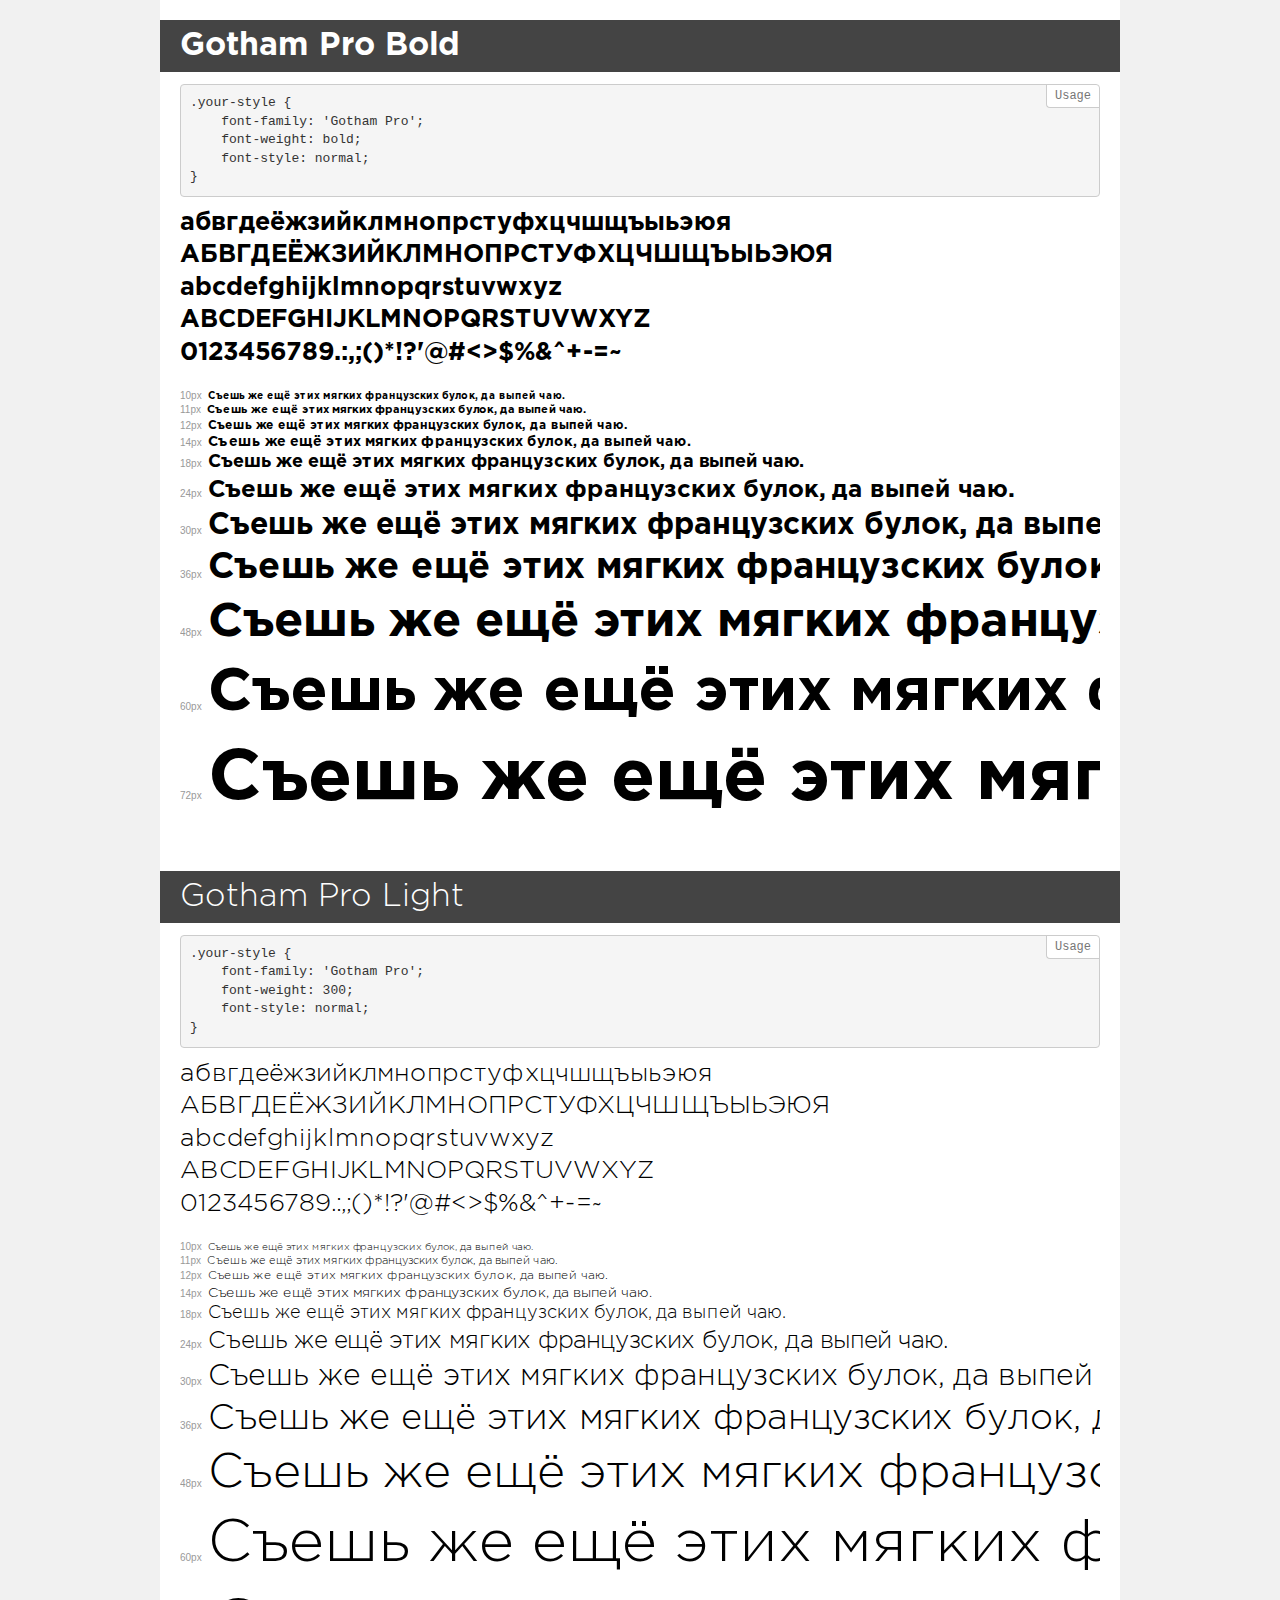
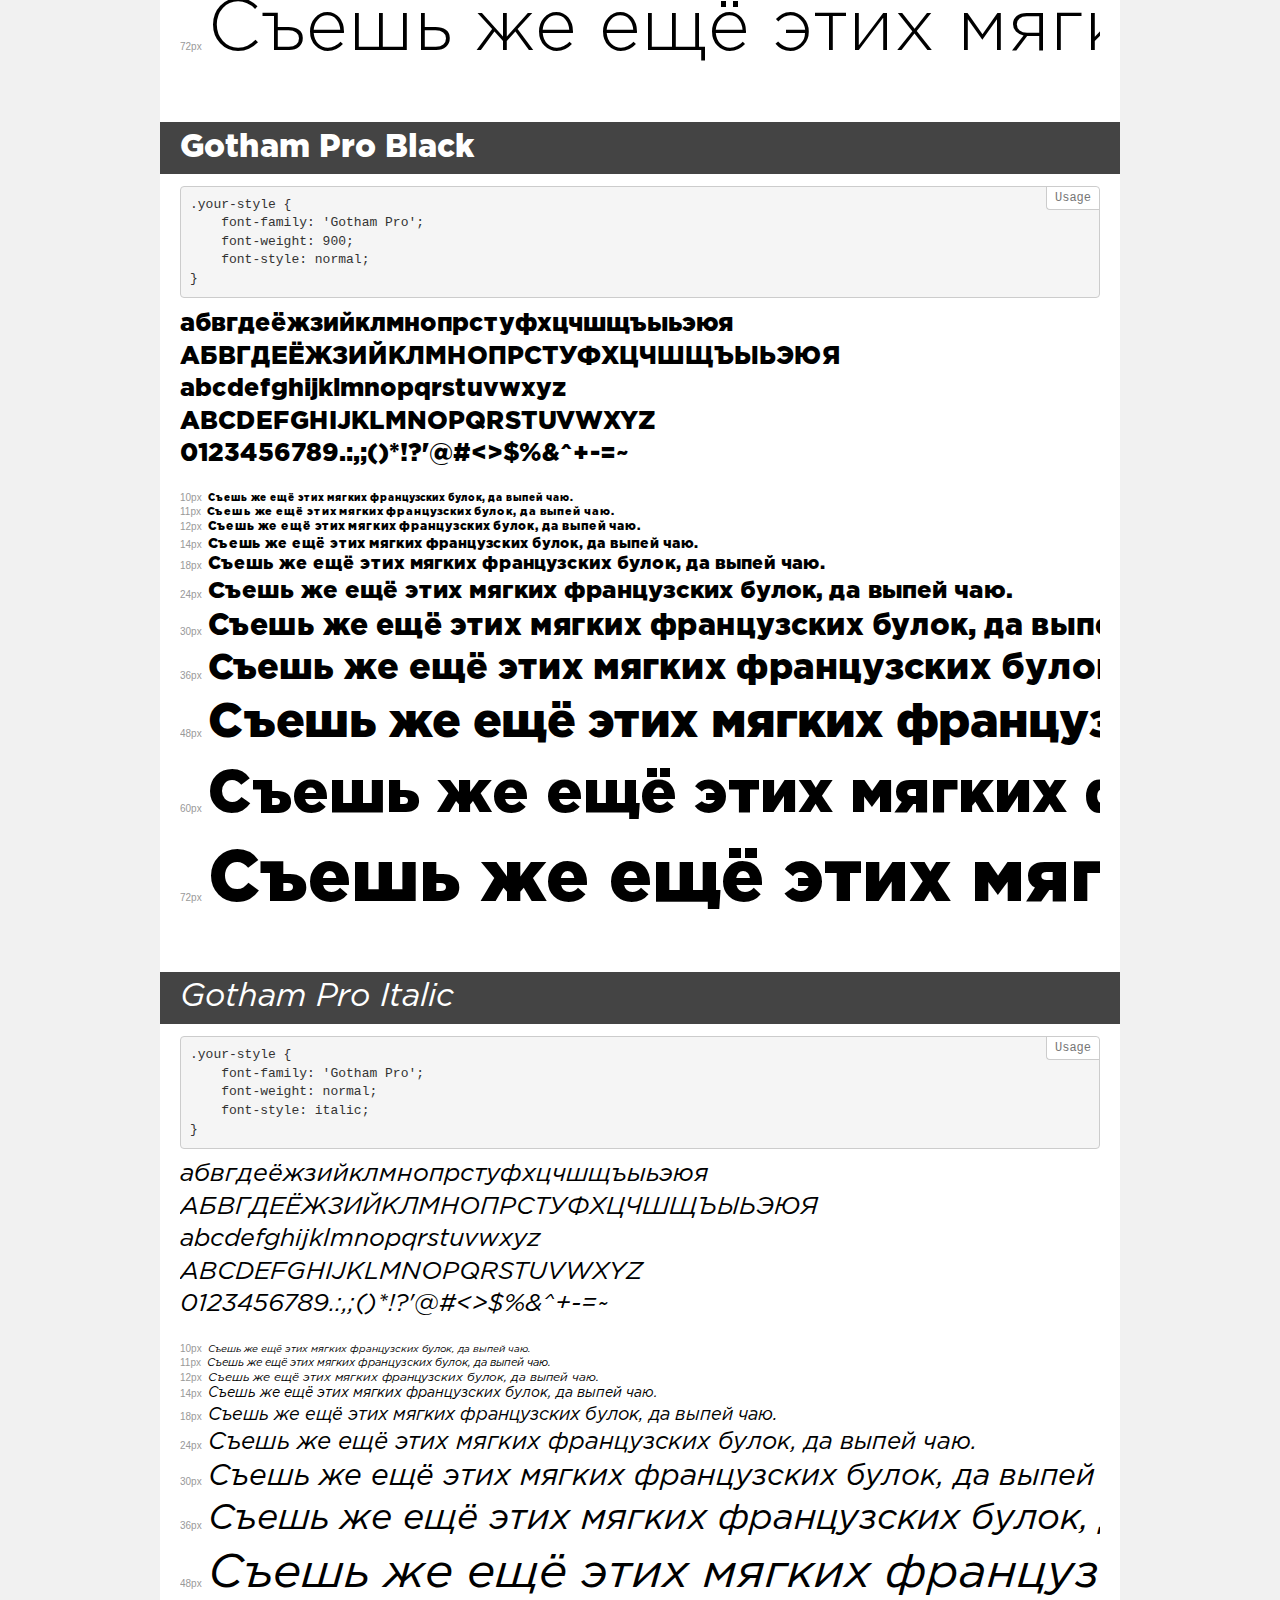
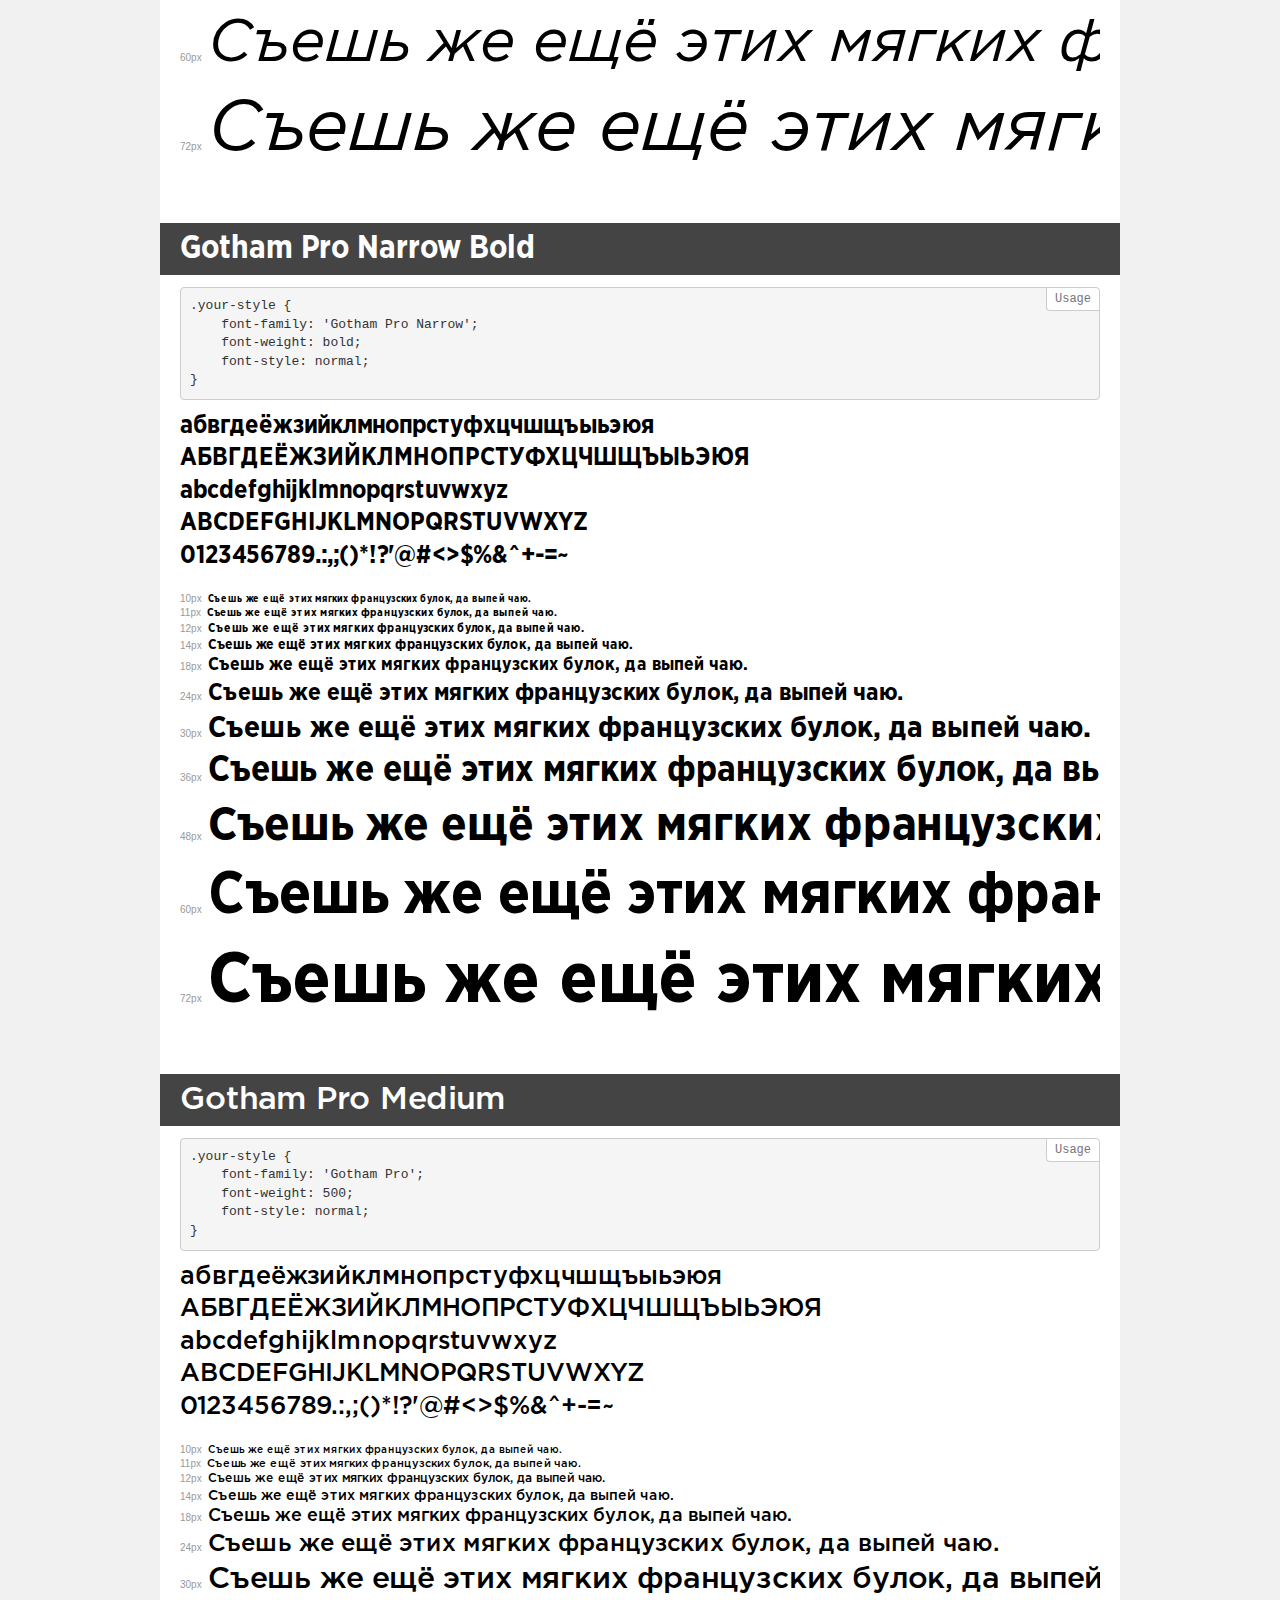
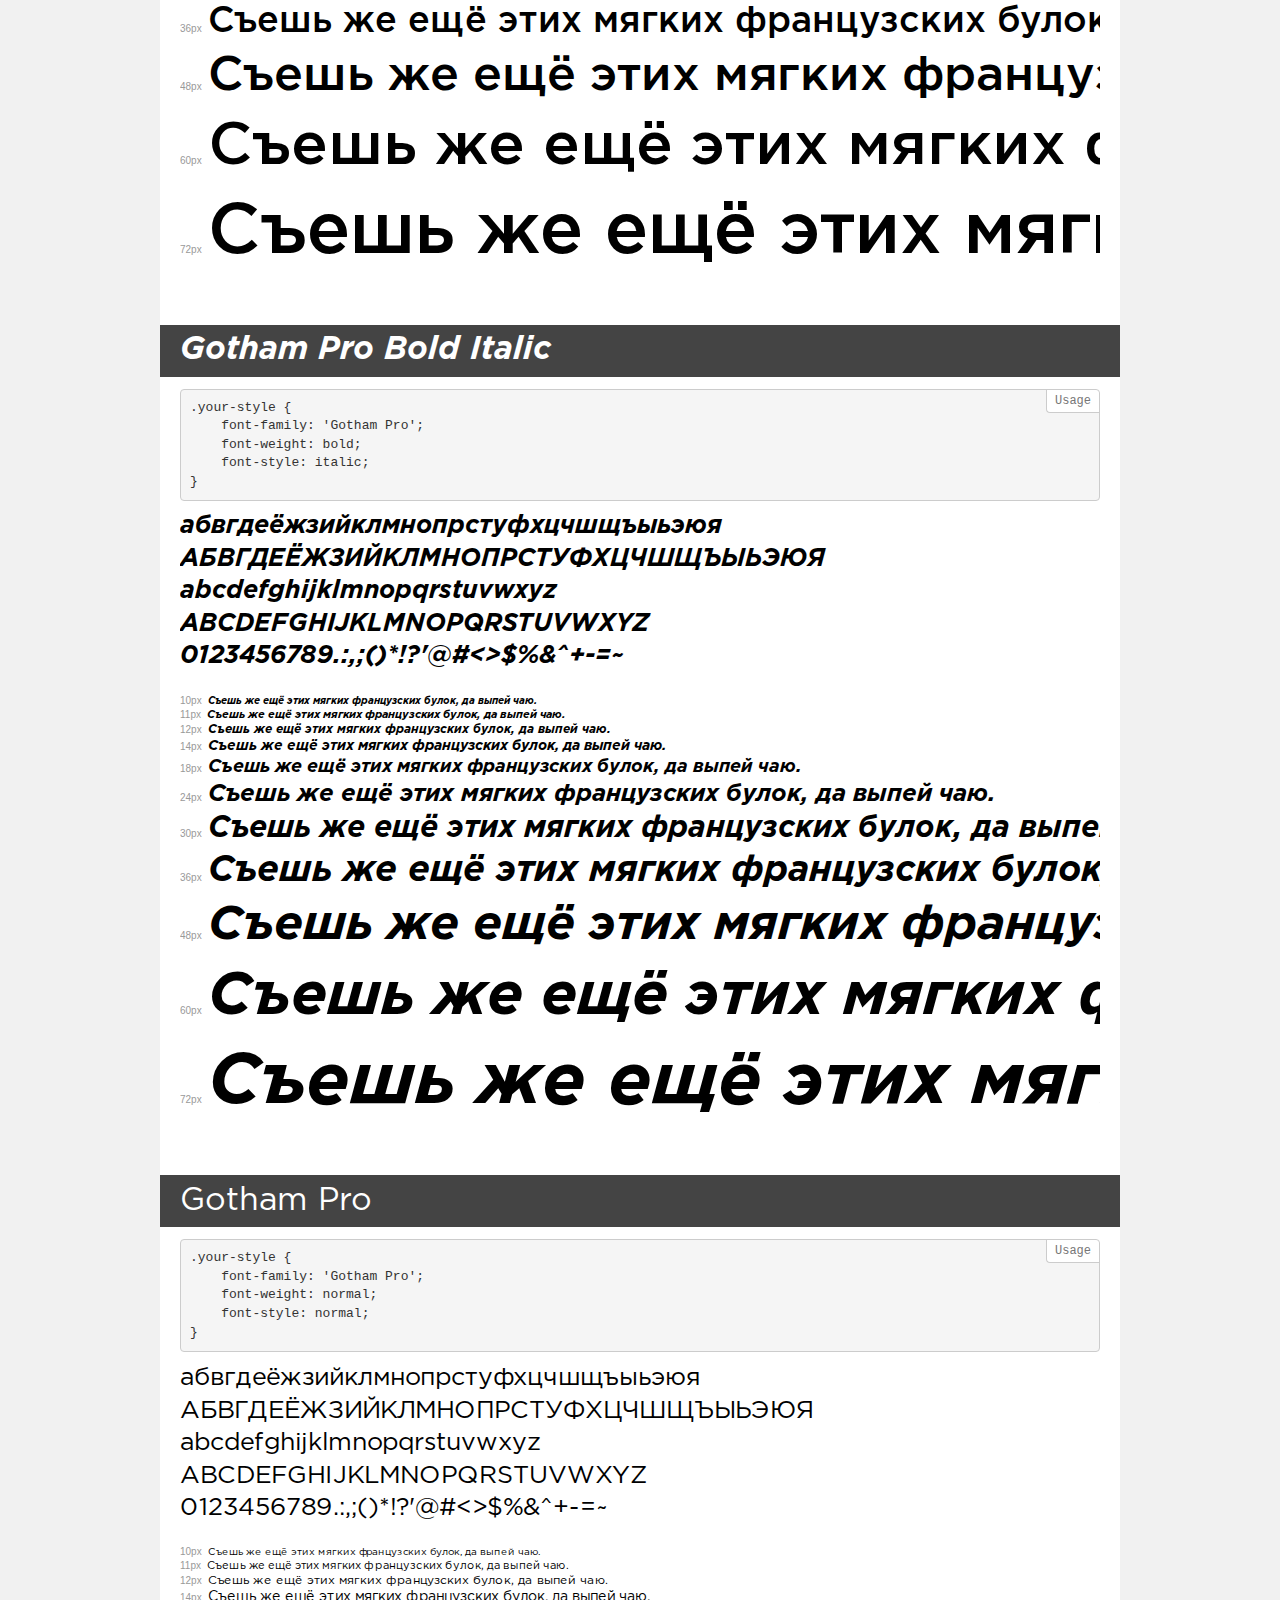
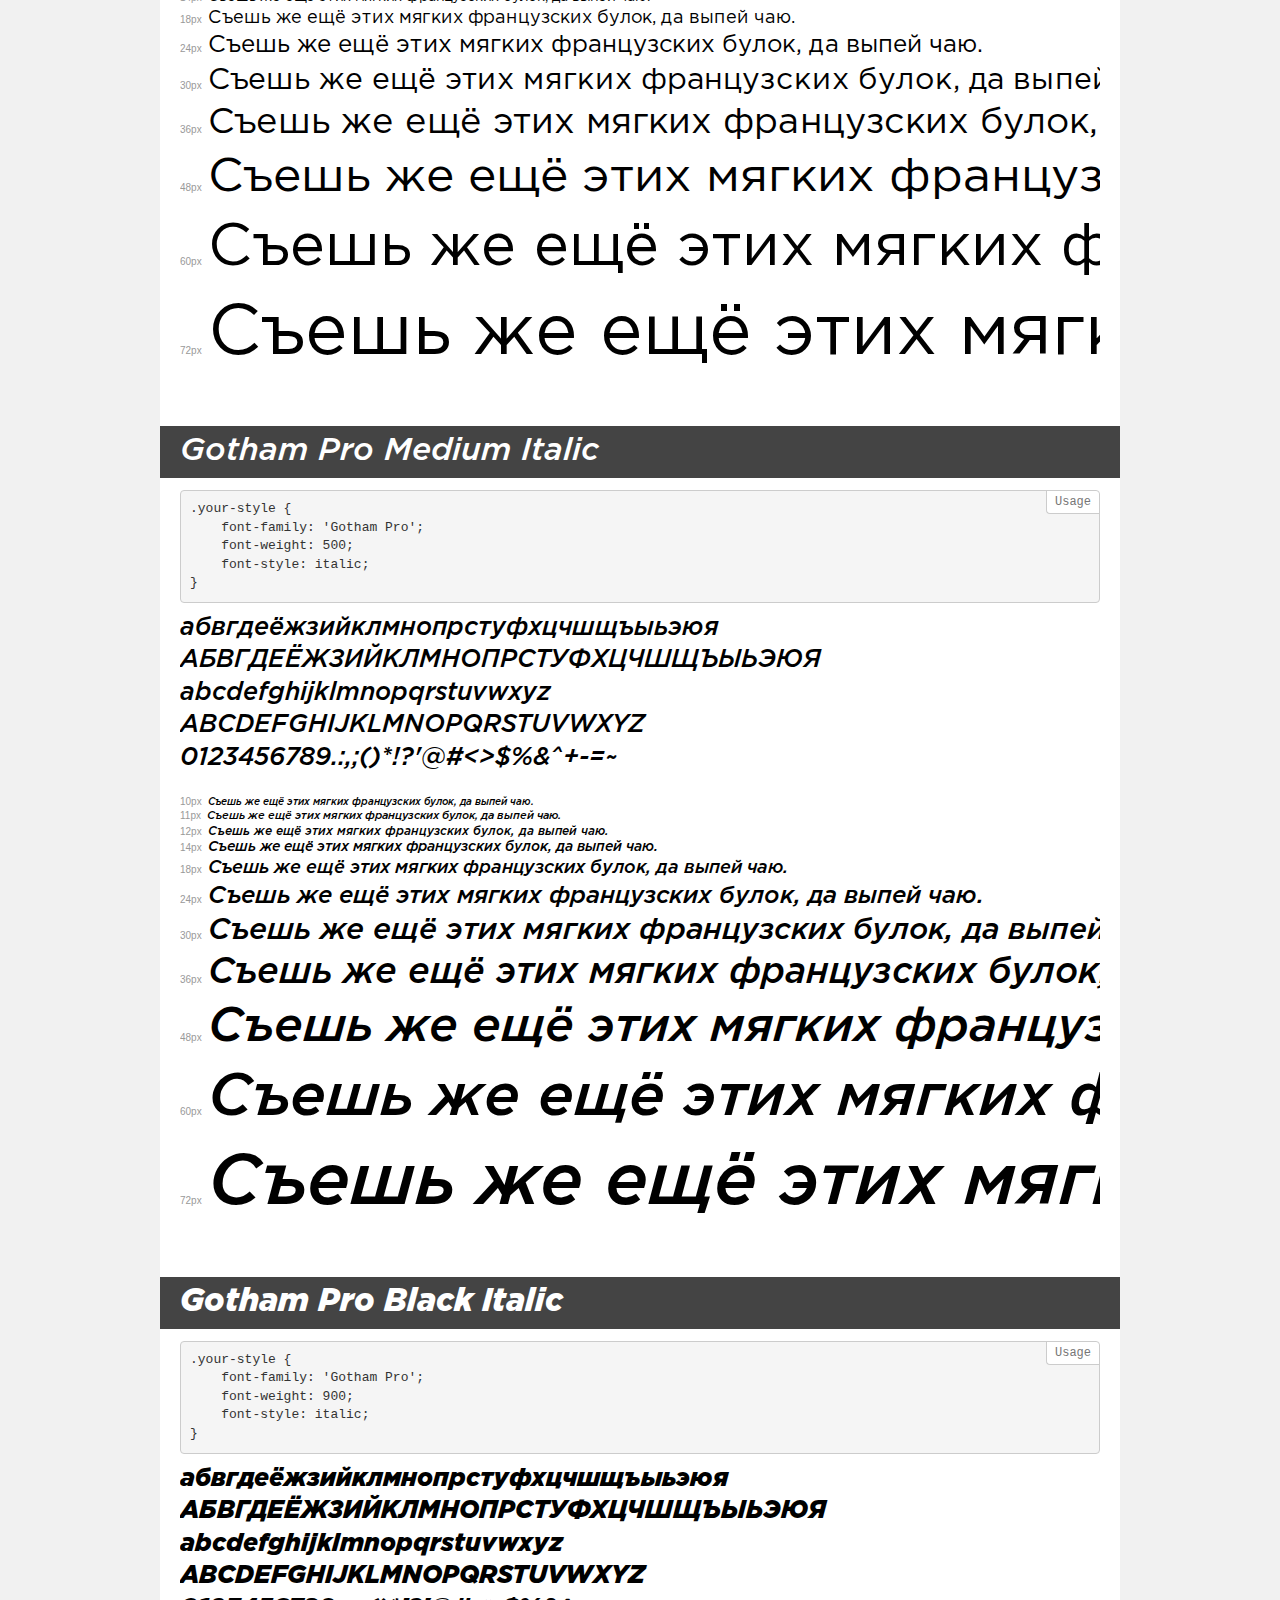
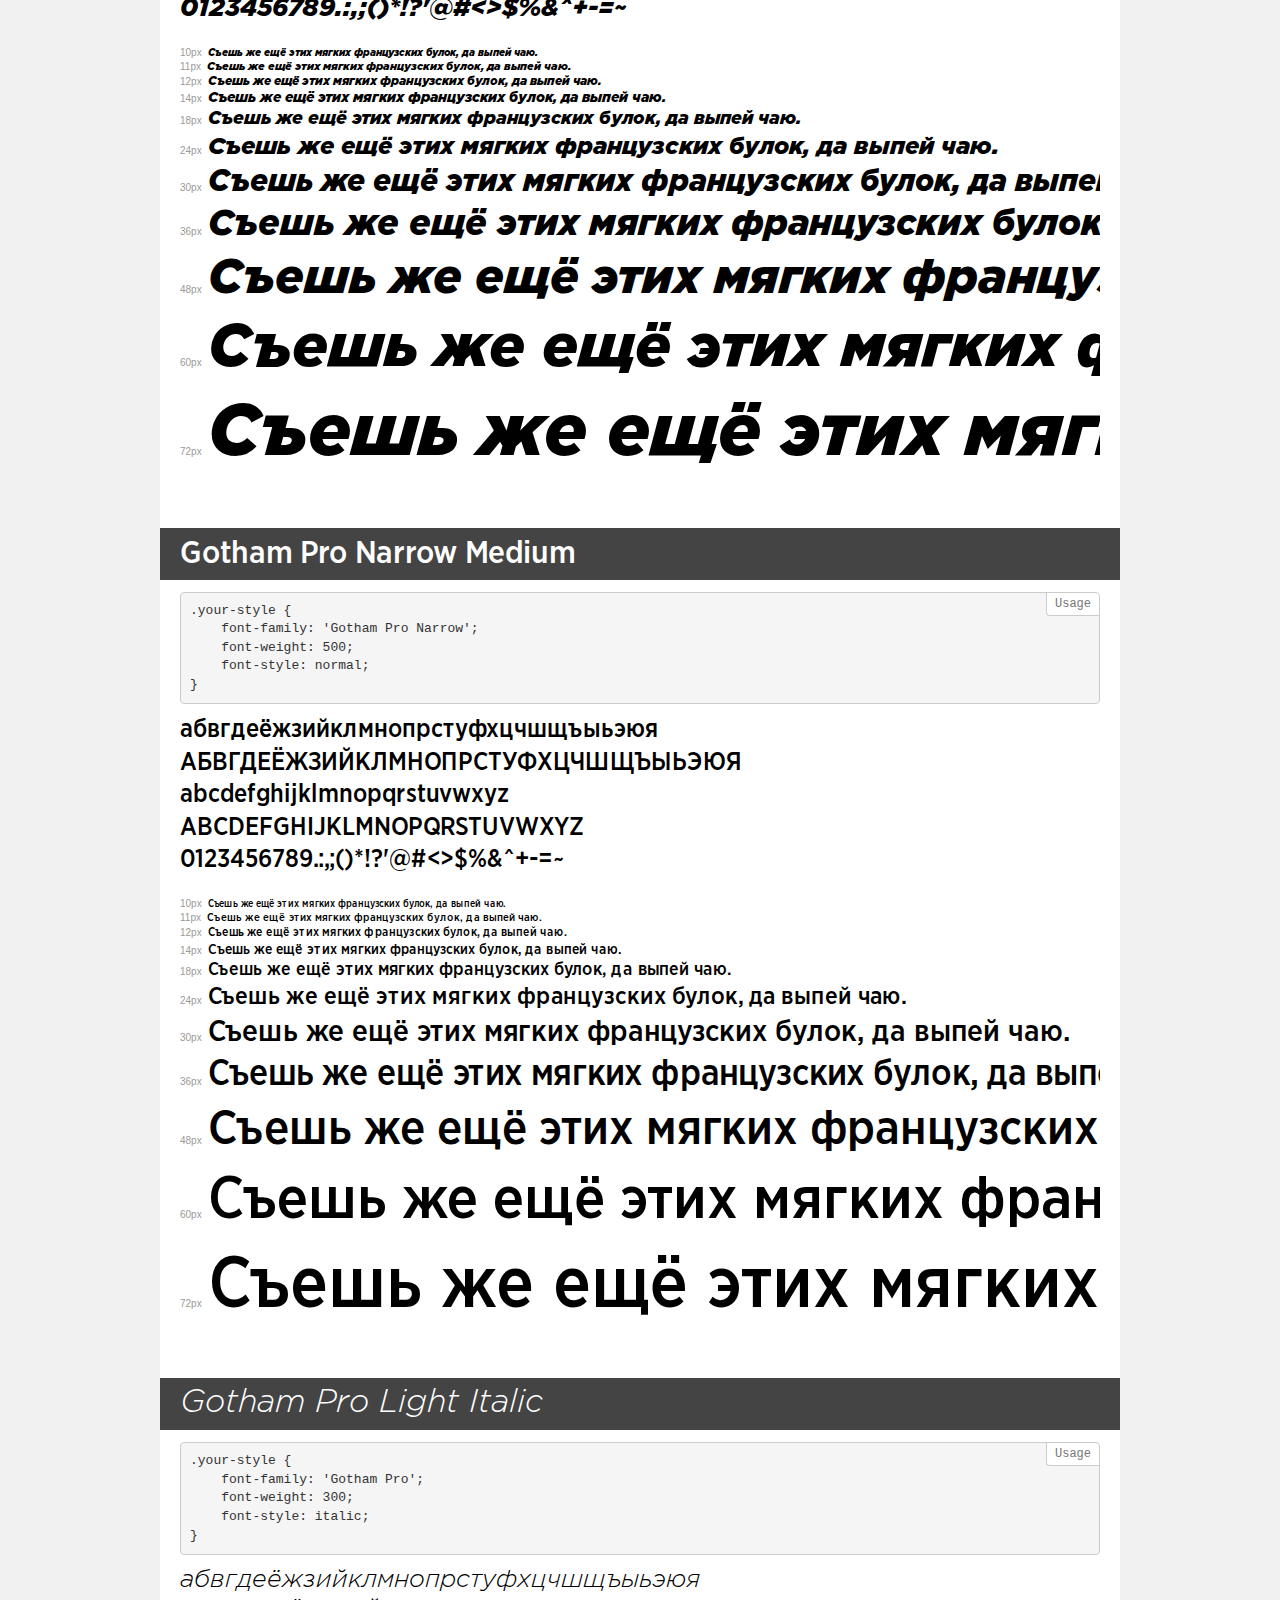
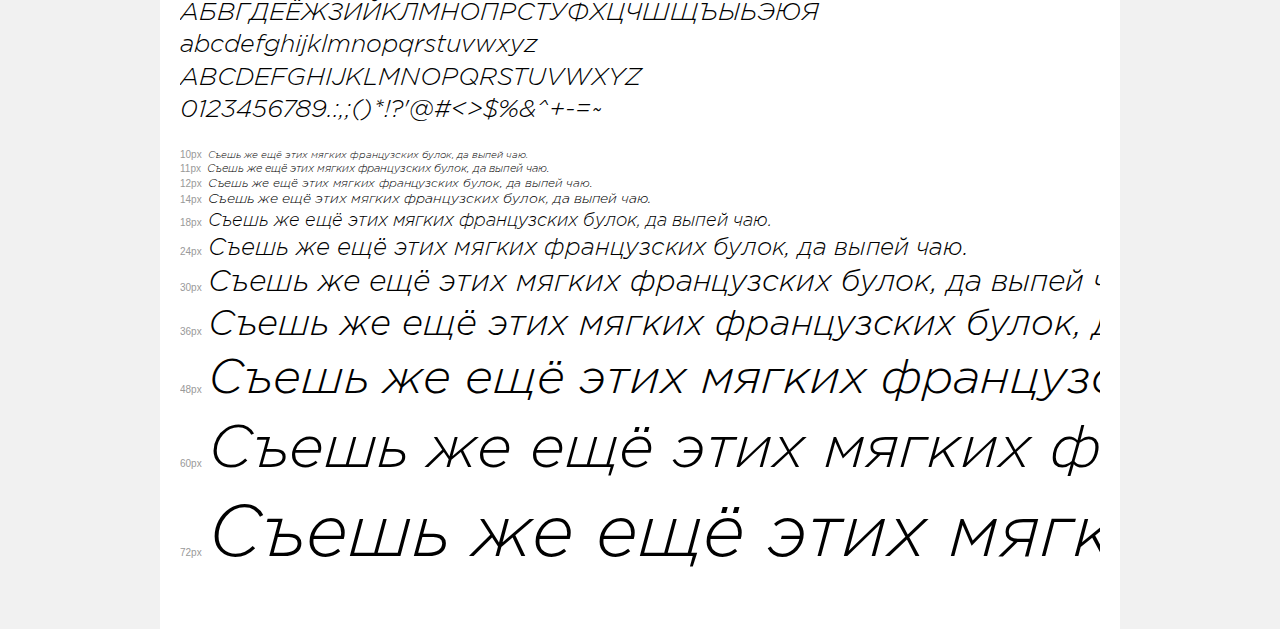
<file: asteros/font/webfontkit-20231226-202220/demo.html>
<!DOCTYPE html>
<html>
<head>
    <meta charset="utf-8">
    <meta http-equiv="X-UA-Compatible" content="IE=edge">
    <meta name="viewport" content="width=device-width, initial-scale=1">
    <meta name="robots" content="noindex, noarchive">
    <meta name="format-detection" content="telephone=no">
    <title>Transfonter demo</title>
    <link href="stylesheet.css" rel="stylesheet">
    <style>
        /*
        http://meyerweb.com/eric/tools/css/reset/
        v2.0 | 20110126
        License: none (public domain)
        */
        html, body, div, span, applet, object, iframe,
        h1, h2, h3, h4, h5, h6, p, blockquote, pre,
        a, abbr, acronym, address, big, cite, code,
        del, dfn, em, img, ins, kbd, q, s, samp,
        small, strike, strong, sub, sup, tt, var,
        b, u, i, center,
        dl, dt, dd, ol, ul, li,
        fieldset, form, label, legend,
        table, caption, tbody, tfoot, thead, tr, th, td,
        article, aside, canvas, details, embed,
        figure, figcaption, footer, header, hgroup,
        menu, nav, output, ruby, section, summary,
        time, mark, audio, video {
            margin: 0;
            padding: 0;
            border: 0;
            font-size: 100%;
            font: inherit;
            vertical-align: baseline;
        }
        /* HTML5 display-role reset for older browsers */
        article, aside, details, figcaption, figure,
        footer, header, hgroup, menu, nav, section {
            display: block;
        }
        body {
            line-height: 1;
        }
        ol, ul {
            list-style: none;
        }
        blockquote, q {
            quotes: none;
        }
        blockquote:before, blockquote:after,
        q:before, q:after {
            content: '';
            content: none;
        }
        table {
            border-collapse: collapse;
            border-spacing: 0;
        }
        /* common styles */
        body {
            background: #f1f1f1;
            color: #000;
        }
        .page {
            background: #fff;
            width: 920px;
            margin: 0 auto;
            padding: 20px 20px 0 20px;
            overflow: hidden;
        }
        .font-container {
            overflow-x: auto;
            overflow-y: hidden;
            margin-bottom: 40px;
            line-height: 1.3;
            white-space: nowrap;
            padding-bottom: 5px;
        }
        h1 {
            position: relative;
            background: #444;
            font-size: 32px;
            color: #fff;
            padding: 10px 20px;
            margin: 0 -20px 12px -20px;
        }
        .letters {
            font-size: 25px;
            margin-bottom: 20px;
        }
        .s10:before {
            content: '10px';
        }
        .s11:before {
            content: '11px';
        }
        .s12:before {
            content: '12px';
        }
        .s14:before {
            content: '14px';
        }
        .s18:before {
            content: '18px';
        }
        .s24:before {
            content: '24px';
        }
        .s30:before {
            content: '30px';
        }
        .s36:before {
            content: '36px';
        }
        .s48:before {
            content: '48px';
        }
        .s60:before {
            content: '60px';
        }
        .s72:before {
            content: '72px';
        }
        .s10:before, .s11:before, .s12:before, .s14:before,
        .s18:before, .s24:before, .s30:before, .s36:before,
        .s48:before, .s60:before, .s72:before {
            font-family: Arial, sans-serif;
            font-size: 10px;
            font-weight: normal;
            font-style: normal;
            color: #999;
            padding-right: 6px;
        }
        pre {
            display: block;
            position: relative;
            padding: 9px;
            margin: 0 0 10px;
            font-family: Monaco, Menlo, Consolas, "Courier New", monospace !important;
            font-size: 13px;
            line-height: 1.428571429;
            color: #333;
            font-weight: normal !important;
            font-style: normal !important;
            background-color: #f5f5f5;
            border: 1px solid #ccc;
            overflow-x: auto;
            border-radius: 4px;
        }
        pre:after {
            display: block;
            position: absolute;
            right: 0;
            top: 0;
            content: 'Usage';
            line-height: 1;
            padding: 5px 8px;
            font-size: 12px;
            color: #767676;
            background-color: #fff;
            border: 1px solid #ccc;
            border-right: none;
            border-top: none;
            border-radius: 0 4px 0 4px;
            z-index: 10;
        }
        /* responsive */
        @media (max-width: 959px) {
            .page {
                width: auto;
                margin: 0;
            }
        }
    </style>
</head>
<body>
<div class="page">
    <div class="demo" style="font-family: 'Gotham Pro'; font-weight: bold; font-style: normal;">
        <h1>Gotham Pro Bold</h1>
        <pre>.your-style {
    font-family: 'Gotham Pro';
    font-weight: bold;
    font-style: normal;
}</pre>
        <div class="font-container">
            <p class="letters">
                абвгдеёжзийклмнопрстуфхцчшщъыьэюя<br>
АБВГДЕЁЖЗИЙКЛМНОПРСТУФХЦЧШЩЪЫЬЭЮЯ<br>
abcdefghijklmnopqrstuvwxyz<br>
ABCDEFGHIJKLMNOPQRSTUVWXYZ<br>
                0123456789.:,;()*!?'@#<>$%&^+-=~
            </p>
            <p class="s10" style="font-size: 10px;">Съешь же ещё этих мягких французских булок, да выпей чаю.</p>
            <p class="s11" style="font-size: 11px;">Съешь же ещё этих мягких французских булок, да выпей чаю.</p>
            <p class="s12" style="font-size: 12px;">Съешь же ещё этих мягких французских булок, да выпей чаю.</p>
            <p class="s14" style="font-size: 14px;">Съешь же ещё этих мягких французских булок, да выпей чаю.</p>
            <p class="s18" style="font-size: 18px;">Съешь же ещё этих мягких французских булок, да выпей чаю.</p>
            <p class="s24" style="font-size: 24px;">Съешь же ещё этих мягких французских булок, да выпей чаю.</p>
            <p class="s30" style="font-size: 30px;">Съешь же ещё этих мягких французских булок, да выпей чаю.</p>
            <p class="s36" style="font-size: 36px;">Съешь же ещё этих мягких французских булок, да выпей чаю.</p>
            <p class="s48" style="font-size: 48px;">Съешь же ещё этих мягких французских булок, да выпей чаю.</p>
            <p class="s60" style="font-size: 60px;">Съешь же ещё этих мягких французских булок, да выпей чаю.</p>
            <p class="s72" style="font-size: 72px;">Съешь же ещё этих мягких французских булок, да выпей чаю.</p>
        </div>
    </div>
    <div class="demo" style="font-family: 'Gotham Pro'; font-weight: 300; font-style: normal;">
        <h1>Gotham Pro Light</h1>
        <pre>.your-style {
    font-family: 'Gotham Pro';
    font-weight: 300;
    font-style: normal;
}</pre>
        <div class="font-container">
            <p class="letters">
                абвгдеёжзийклмнопрстуфхцчшщъыьэюя<br>
АБВГДЕЁЖЗИЙКЛМНОПРСТУФХЦЧШЩЪЫЬЭЮЯ<br>
abcdefghijklmnopqrstuvwxyz<br>
ABCDEFGHIJKLMNOPQRSTUVWXYZ<br>
                0123456789.:,;()*!?'@#<>$%&^+-=~
            </p>
            <p class="s10" style="font-size: 10px;">Съешь же ещё этих мягких французских булок, да выпей чаю.</p>
            <p class="s11" style="font-size: 11px;">Съешь же ещё этих мягких французских булок, да выпей чаю.</p>
            <p class="s12" style="font-size: 12px;">Съешь же ещё этих мягких французских булок, да выпей чаю.</p>
            <p class="s14" style="font-size: 14px;">Съешь же ещё этих мягких французских булок, да выпей чаю.</p>
            <p class="s18" style="font-size: 18px;">Съешь же ещё этих мягких французских булок, да выпей чаю.</p>
            <p class="s24" style="font-size: 24px;">Съешь же ещё этих мягких французских булок, да выпей чаю.</p>
            <p class="s30" style="font-size: 30px;">Съешь же ещё этих мягких французских булок, да выпей чаю.</p>
            <p class="s36" style="font-size: 36px;">Съешь же ещё этих мягких французских булок, да выпей чаю.</p>
            <p class="s48" style="font-size: 48px;">Съешь же ещё этих мягких французских булок, да выпей чаю.</p>
            <p class="s60" style="font-size: 60px;">Съешь же ещё этих мягких французских булок, да выпей чаю.</p>
            <p class="s72" style="font-size: 72px;">Съешь же ещё этих мягких французских булок, да выпей чаю.</p>
        </div>
    </div>
    <div class="demo" style="font-family: 'Gotham Pro'; font-weight: 900; font-style: normal;">
        <h1>Gotham Pro Black</h1>
        <pre>.your-style {
    font-family: 'Gotham Pro';
    font-weight: 900;
    font-style: normal;
}</pre>
        <div class="font-container">
            <p class="letters">
                абвгдеёжзийклмнопрстуфхцчшщъыьэюя<br>
АБВГДЕЁЖЗИЙКЛМНОПРСТУФХЦЧШЩЪЫЬЭЮЯ<br>
abcdefghijklmnopqrstuvwxyz<br>
ABCDEFGHIJKLMNOPQRSTUVWXYZ<br>
                0123456789.:,;()*!?'@#<>$%&^+-=~
            </p>
            <p class="s10" style="font-size: 10px;">Съешь же ещё этих мягких французских булок, да выпей чаю.</p>
            <p class="s11" style="font-size: 11px;">Съешь же ещё этих мягких французских булок, да выпей чаю.</p>
            <p class="s12" style="font-size: 12px;">Съешь же ещё этих мягких французских булок, да выпей чаю.</p>
            <p class="s14" style="font-size: 14px;">Съешь же ещё этих мягких французских булок, да выпей чаю.</p>
            <p class="s18" style="font-size: 18px;">Съешь же ещё этих мягких французских булок, да выпей чаю.</p>
            <p class="s24" style="font-size: 24px;">Съешь же ещё этих мягких французских булок, да выпей чаю.</p>
            <p class="s30" style="font-size: 30px;">Съешь же ещё этих мягких французских булок, да выпей чаю.</p>
            <p class="s36" style="font-size: 36px;">Съешь же ещё этих мягких французских булок, да выпей чаю.</p>
            <p class="s48" style="font-size: 48px;">Съешь же ещё этих мягких французских булок, да выпей чаю.</p>
            <p class="s60" style="font-size: 60px;">Съешь же ещё этих мягких французских булок, да выпей чаю.</p>
            <p class="s72" style="font-size: 72px;">Съешь же ещё этих мягких французских булок, да выпей чаю.</p>
        </div>
    </div>
    <div class="demo" style="font-family: 'Gotham Pro'; font-weight: normal; font-style: italic;">
        <h1>Gotham Pro Italic</h1>
        <pre>.your-style {
    font-family: 'Gotham Pro';
    font-weight: normal;
    font-style: italic;
}</pre>
        <div class="font-container">
            <p class="letters">
                абвгдеёжзийклмнопрстуфхцчшщъыьэюя<br>
АБВГДЕЁЖЗИЙКЛМНОПРСТУФХЦЧШЩЪЫЬЭЮЯ<br>
abcdefghijklmnopqrstuvwxyz<br>
ABCDEFGHIJKLMNOPQRSTUVWXYZ<br>
                0123456789.:,;()*!?'@#<>$%&^+-=~
            </p>
            <p class="s10" style="font-size: 10px;">Съешь же ещё этих мягких французских булок, да выпей чаю.</p>
            <p class="s11" style="font-size: 11px;">Съешь же ещё этих мягких французских булок, да выпей чаю.</p>
            <p class="s12" style="font-size: 12px;">Съешь же ещё этих мягких французских булок, да выпей чаю.</p>
            <p class="s14" style="font-size: 14px;">Съешь же ещё этих мягких французских булок, да выпей чаю.</p>
            <p class="s18" style="font-size: 18px;">Съешь же ещё этих мягких французских булок, да выпей чаю.</p>
            <p class="s24" style="font-size: 24px;">Съешь же ещё этих мягких французских булок, да выпей чаю.</p>
            <p class="s30" style="font-size: 30px;">Съешь же ещё этих мягких французских булок, да выпей чаю.</p>
            <p class="s36" style="font-size: 36px;">Съешь же ещё этих мягких французских булок, да выпей чаю.</p>
            <p class="s48" style="font-size: 48px;">Съешь же ещё этих мягких французских булок, да выпей чаю.</p>
            <p class="s60" style="font-size: 60px;">Съешь же ещё этих мягких французских булок, да выпей чаю.</p>
            <p class="s72" style="font-size: 72px;">Съешь же ещё этих мягких французских булок, да выпей чаю.</p>
        </div>
    </div>
    <div class="demo" style="font-family: 'Gotham Pro Narrow'; font-weight: bold; font-style: normal;">
        <h1>Gotham Pro Narrow Bold</h1>
        <pre>.your-style {
    font-family: 'Gotham Pro Narrow';
    font-weight: bold;
    font-style: normal;
}</pre>
        <div class="font-container">
            <p class="letters">
                абвгдеёжзийклмнопрстуфхцчшщъыьэюя<br>
АБВГДЕЁЖЗИЙКЛМНОПРСТУФХЦЧШЩЪЫЬЭЮЯ<br>
abcdefghijklmnopqrstuvwxyz<br>
ABCDEFGHIJKLMNOPQRSTUVWXYZ<br>
                0123456789.:,;()*!?'@#<>$%&^+-=~
            </p>
            <p class="s10" style="font-size: 10px;">Съешь же ещё этих мягких французских булок, да выпей чаю.</p>
            <p class="s11" style="font-size: 11px;">Съешь же ещё этих мягких французских булок, да выпей чаю.</p>
            <p class="s12" style="font-size: 12px;">Съешь же ещё этих мягких французских булок, да выпей чаю.</p>
            <p class="s14" style="font-size: 14px;">Съешь же ещё этих мягких французских булок, да выпей чаю.</p>
            <p class="s18" style="font-size: 18px;">Съешь же ещё этих мягких французских булок, да выпей чаю.</p>
            <p class="s24" style="font-size: 24px;">Съешь же ещё этих мягких французских булок, да выпей чаю.</p>
            <p class="s30" style="font-size: 30px;">Съешь же ещё этих мягких французских булок, да выпей чаю.</p>
            <p class="s36" style="font-size: 36px;">Съешь же ещё этих мягких французских булок, да выпей чаю.</p>
            <p class="s48" style="font-size: 48px;">Съешь же ещё этих мягких французских булок, да выпей чаю.</p>
            <p class="s60" style="font-size: 60px;">Съешь же ещё этих мягких французских булок, да выпей чаю.</p>
            <p class="s72" style="font-size: 72px;">Съешь же ещё этих мягких французских булок, да выпей чаю.</p>
        </div>
    </div>
    <div class="demo" style="font-family: 'Gotham Pro'; font-weight: 500; font-style: normal;">
        <h1>Gotham Pro Medium</h1>
        <pre>.your-style {
    font-family: 'Gotham Pro';
    font-weight: 500;
    font-style: normal;
}</pre>
        <div class="font-container">
            <p class="letters">
                абвгдеёжзийклмнопрстуфхцчшщъыьэюя<br>
АБВГДЕЁЖЗИЙКЛМНОПРСТУФХЦЧШЩЪЫЬЭЮЯ<br>
abcdefghijklmnopqrstuvwxyz<br>
ABCDEFGHIJKLMNOPQRSTUVWXYZ<br>
                0123456789.:,;()*!?'@#<>$%&^+-=~
            </p>
            <p class="s10" style="font-size: 10px;">Съешь же ещё этих мягких французских булок, да выпей чаю.</p>
            <p class="s11" style="font-size: 11px;">Съешь же ещё этих мягких французских булок, да выпей чаю.</p>
            <p class="s12" style="font-size: 12px;">Съешь же ещё этих мягких французских булок, да выпей чаю.</p>
            <p class="s14" style="font-size: 14px;">Съешь же ещё этих мягких французских булок, да выпей чаю.</p>
            <p class="s18" style="font-size: 18px;">Съешь же ещё этих мягких французских булок, да выпей чаю.</p>
            <p class="s24" style="font-size: 24px;">Съешь же ещё этих мягких французских булок, да выпей чаю.</p>
            <p class="s30" style="font-size: 30px;">Съешь же ещё этих мягких французских булок, да выпей чаю.</p>
            <p class="s36" style="font-size: 36px;">Съешь же ещё этих мягких французских булок, да выпей чаю.</p>
            <p class="s48" style="font-size: 48px;">Съешь же ещё этих мягких французских булок, да выпей чаю.</p>
            <p class="s60" style="font-size: 60px;">Съешь же ещё этих мягких французских булок, да выпей чаю.</p>
            <p class="s72" style="font-size: 72px;">Съешь же ещё этих мягких французских булок, да выпей чаю.</p>
        </div>
    </div>
    <div class="demo" style="font-family: 'Gotham Pro'; font-weight: bold; font-style: italic;">
        <h1>Gotham Pro Bold Italic</h1>
        <pre>.your-style {
    font-family: 'Gotham Pro';
    font-weight: bold;
    font-style: italic;
}</pre>
        <div class="font-container">
            <p class="letters">
                абвгдеёжзийклмнопрстуфхцчшщъыьэюя<br>
АБВГДЕЁЖЗИЙКЛМНОПРСТУФХЦЧШЩЪЫЬЭЮЯ<br>
abcdefghijklmnopqrstuvwxyz<br>
ABCDEFGHIJKLMNOPQRSTUVWXYZ<br>
                0123456789.:,;()*!?'@#<>$%&^+-=~
            </p>
            <p class="s10" style="font-size: 10px;">Съешь же ещё этих мягких французских булок, да выпей чаю.</p>
            <p class="s11" style="font-size: 11px;">Съешь же ещё этих мягких французских булок, да выпей чаю.</p>
            <p class="s12" style="font-size: 12px;">Съешь же ещё этих мягких французских булок, да выпей чаю.</p>
            <p class="s14" style="font-size: 14px;">Съешь же ещё этих мягких французских булок, да выпей чаю.</p>
            <p class="s18" style="font-size: 18px;">Съешь же ещё этих мягких французских булок, да выпей чаю.</p>
            <p class="s24" style="font-size: 24px;">Съешь же ещё этих мягких французских булок, да выпей чаю.</p>
            <p class="s30" style="font-size: 30px;">Съешь же ещё этих мягких французских булок, да выпей чаю.</p>
            <p class="s36" style="font-size: 36px;">Съешь же ещё этих мягких французских булок, да выпей чаю.</p>
            <p class="s48" style="font-size: 48px;">Съешь же ещё этих мягких французских булок, да выпей чаю.</p>
            <p class="s60" style="font-size: 60px;">Съешь же ещё этих мягких французских булок, да выпей чаю.</p>
            <p class="s72" style="font-size: 72px;">Съешь же ещё этих мягких французских булок, да выпей чаю.</p>
        </div>
    </div>
    <div class="demo" style="font-family: 'Gotham Pro'; font-weight: normal; font-style: normal;">
        <h1>Gotham Pro</h1>
        <pre>.your-style {
    font-family: 'Gotham Pro';
    font-weight: normal;
    font-style: normal;
}</pre>
        <div class="font-container">
            <p class="letters">
                абвгдеёжзийклмнопрстуфхцчшщъыьэюя<br>
АБВГДЕЁЖЗИЙКЛМНОПРСТУФХЦЧШЩЪЫЬЭЮЯ<br>
abcdefghijklmnopqrstuvwxyz<br>
ABCDEFGHIJKLMNOPQRSTUVWXYZ<br>
                0123456789.:,;()*!?'@#<>$%&^+-=~
            </p>
            <p class="s10" style="font-size: 10px;">Съешь же ещё этих мягких французских булок, да выпей чаю.</p>
            <p class="s11" style="font-size: 11px;">Съешь же ещё этих мягких французских булок, да выпей чаю.</p>
            <p class="s12" style="font-size: 12px;">Съешь же ещё этих мягких французских булок, да выпей чаю.</p>
            <p class="s14" style="font-size: 14px;">Съешь же ещё этих мягких французских булок, да выпей чаю.</p>
            <p class="s18" style="font-size: 18px;">Съешь же ещё этих мягких французских булок, да выпей чаю.</p>
            <p class="s24" style="font-size: 24px;">Съешь же ещё этих мягких французских булок, да выпей чаю.</p>
            <p class="s30" style="font-size: 30px;">Съешь же ещё этих мягких французских булок, да выпей чаю.</p>
            <p class="s36" style="font-size: 36px;">Съешь же ещё этих мягких французских булок, да выпей чаю.</p>
            <p class="s48" style="font-size: 48px;">Съешь же ещё этих мягких французских булок, да выпей чаю.</p>
            <p class="s60" style="font-size: 60px;">Съешь же ещё этих мягких французских булок, да выпей чаю.</p>
            <p class="s72" style="font-size: 72px;">Съешь же ещё этих мягких французских булок, да выпей чаю.</p>
        </div>
    </div>
    <div class="demo" style="font-family: 'Gotham Pro'; font-weight: 500; font-style: italic;">
        <h1>Gotham Pro Medium Italic</h1>
        <pre>.your-style {
    font-family: 'Gotham Pro';
    font-weight: 500;
    font-style: italic;
}</pre>
        <div class="font-container">
            <p class="letters">
                абвгдеёжзийклмнопрстуфхцчшщъыьэюя<br>
АБВГДЕЁЖЗИЙКЛМНОПРСТУФХЦЧШЩЪЫЬЭЮЯ<br>
abcdefghijklmnopqrstuvwxyz<br>
ABCDEFGHIJKLMNOPQRSTUVWXYZ<br>
                0123456789.:,;()*!?'@#<>$%&^+-=~
            </p>
            <p class="s10" style="font-size: 10px;">Съешь же ещё этих мягких французских булок, да выпей чаю.</p>
            <p class="s11" style="font-size: 11px;">Съешь же ещё этих мягких французских булок, да выпей чаю.</p>
            <p class="s12" style="font-size: 12px;">Съешь же ещё этих мягких французских булок, да выпей чаю.</p>
            <p class="s14" style="font-size: 14px;">Съешь же ещё этих мягких французских булок, да выпей чаю.</p>
            <p class="s18" style="font-size: 18px;">Съешь же ещё этих мягких французских булок, да выпей чаю.</p>
            <p class="s24" style="font-size: 24px;">Съешь же ещё этих мягких французских булок, да выпей чаю.</p>
            <p class="s30" style="font-size: 30px;">Съешь же ещё этих мягких французских булок, да выпей чаю.</p>
            <p class="s36" style="font-size: 36px;">Съешь же ещё этих мягких французских булок, да выпей чаю.</p>
            <p class="s48" style="font-size: 48px;">Съешь же ещё этих мягких французских булок, да выпей чаю.</p>
            <p class="s60" style="font-size: 60px;">Съешь же ещё этих мягких французских булок, да выпей чаю.</p>
            <p class="s72" style="font-size: 72px;">Съешь же ещё этих мягких французских булок, да выпей чаю.</p>
        </div>
    </div>
    <div class="demo" style="font-family: 'Gotham Pro'; font-weight: 900; font-style: italic;">
        <h1>Gotham Pro Black Italic</h1>
        <pre>.your-style {
    font-family: 'Gotham Pro';
    font-weight: 900;
    font-style: italic;
}</pre>
        <div class="font-container">
            <p class="letters">
                абвгдеёжзийклмнопрстуфхцчшщъыьэюя<br>
АБВГДЕЁЖЗИЙКЛМНОПРСТУФХЦЧШЩЪЫЬЭЮЯ<br>
abcdefghijklmnopqrstuvwxyz<br>
ABCDEFGHIJKLMNOPQRSTUVWXYZ<br>
                0123456789.:,;()*!?'@#<>$%&^+-=~
            </p>
            <p class="s10" style="font-size: 10px;">Съешь же ещё этих мягких французских булок, да выпей чаю.</p>
            <p class="s11" style="font-size: 11px;">Съешь же ещё этих мягких французских булок, да выпей чаю.</p>
            <p class="s12" style="font-size: 12px;">Съешь же ещё этих мягких французских булок, да выпей чаю.</p>
            <p class="s14" style="font-size: 14px;">Съешь же ещё этих мягких французских булок, да выпей чаю.</p>
            <p class="s18" style="font-size: 18px;">Съешь же ещё этих мягких французских булок, да выпей чаю.</p>
            <p class="s24" style="font-size: 24px;">Съешь же ещё этих мягких французских булок, да выпей чаю.</p>
            <p class="s30" style="font-size: 30px;">Съешь же ещё этих мягких французских булок, да выпей чаю.</p>
            <p class="s36" style="font-size: 36px;">Съешь же ещё этих мягких французских булок, да выпей чаю.</p>
            <p class="s48" style="font-size: 48px;">Съешь же ещё этих мягких французских булок, да выпей чаю.</p>
            <p class="s60" style="font-size: 60px;">Съешь же ещё этих мягких французских булок, да выпей чаю.</p>
            <p class="s72" style="font-size: 72px;">Съешь же ещё этих мягких французских булок, да выпей чаю.</p>
        </div>
    </div>
    <div class="demo" style="font-family: 'Gotham Pro Narrow'; font-weight: 500; font-style: normal;">
        <h1>Gotham Pro Narrow Medium</h1>
        <pre>.your-style {
    font-family: 'Gotham Pro Narrow';
    font-weight: 500;
    font-style: normal;
}</pre>
        <div class="font-container">
            <p class="letters">
                абвгдеёжзийклмнопрстуфхцчшщъыьэюя<br>
АБВГДЕЁЖЗИЙКЛМНОПРСТУФХЦЧШЩЪЫЬЭЮЯ<br>
abcdefghijklmnopqrstuvwxyz<br>
ABCDEFGHIJKLMNOPQRSTUVWXYZ<br>
                0123456789.:,;()*!?'@#<>$%&^+-=~
            </p>
            <p class="s10" style="font-size: 10px;">Съешь же ещё этих мягких французских булок, да выпей чаю.</p>
            <p class="s11" style="font-size: 11px;">Съешь же ещё этих мягких французских булок, да выпей чаю.</p>
            <p class="s12" style="font-size: 12px;">Съешь же ещё этих мягких французских булок, да выпей чаю.</p>
            <p class="s14" style="font-size: 14px;">Съешь же ещё этих мягких французских булок, да выпей чаю.</p>
            <p class="s18" style="font-size: 18px;">Съешь же ещё этих мягких французских булок, да выпей чаю.</p>
            <p class="s24" style="font-size: 24px;">Съешь же ещё этих мягких французских булок, да выпей чаю.</p>
            <p class="s30" style="font-size: 30px;">Съешь же ещё этих мягких французских булок, да выпей чаю.</p>
            <p class="s36" style="font-size: 36px;">Съешь же ещё этих мягких французских булок, да выпей чаю.</p>
            <p class="s48" style="font-size: 48px;">Съешь же ещё этих мягких французских булок, да выпей чаю.</p>
            <p class="s60" style="font-size: 60px;">Съешь же ещё этих мягких французских булок, да выпей чаю.</p>
            <p class="s72" style="font-size: 72px;">Съешь же ещё этих мягких французских булок, да выпей чаю.</p>
        </div>
    </div>
    <div class="demo" style="font-family: 'Gotham Pro'; font-weight: 300; font-style: italic;">
        <h1>Gotham Pro Light Italic</h1>
        <pre>.your-style {
    font-family: 'Gotham Pro';
    font-weight: 300;
    font-style: italic;
}</pre>
        <div class="font-container">
            <p class="letters">
                абвгдеёжзийклмнопрстуфхцчшщъыьэюя<br>
АБВГДЕЁЖЗИЙКЛМНОПРСТУФХЦЧШЩЪЫЬЭЮЯ<br>
abcdefghijklmnopqrstuvwxyz<br>
ABCDEFGHIJKLMNOPQRSTUVWXYZ<br>
                0123456789.:,;()*!?'@#<>$%&^+-=~
            </p>
            <p class="s10" style="font-size: 10px;">Съешь же ещё этих мягких французских булок, да выпей чаю.</p>
            <p class="s11" style="font-size: 11px;">Съешь же ещё этих мягких французских булок, да выпей чаю.</p>
            <p class="s12" style="font-size: 12px;">Съешь же ещё этих мягких французских булок, да выпей чаю.</p>
            <p class="s14" style="font-size: 14px;">Съешь же ещё этих мягких французских булок, да выпей чаю.</p>
            <p class="s18" style="font-size: 18px;">Съешь же ещё этих мягких французских булок, да выпей чаю.</p>
            <p class="s24" style="font-size: 24px;">Съешь же ещё этих мягких французских булок, да выпей чаю.</p>
            <p class="s30" style="font-size: 30px;">Съешь же ещё этих мягких французских булок, да выпей чаю.</p>
            <p class="s36" style="font-size: 36px;">Съешь же ещё этих мягких французских булок, да выпей чаю.</p>
            <p class="s48" style="font-size: 48px;">Съешь же ещё этих мягких французских булок, да выпей чаю.</p>
            <p class="s60" style="font-size: 60px;">Съешь же ещё этих мягких французских булок, да выпей чаю.</p>
            <p class="s72" style="font-size: 72px;">Съешь же ещё этих мягких французских булок, да выпей чаю.</p>
        </div>
    </div>
</div>
</body>
</html>
</file>
<file: style.css>
@import url("https://fonts.googleapis.com/css?family=Roboto&display=swap");

* {
  box-sizing: border-box;
  margin: 0;
  padding: 0;
}

body {
  font-family: "Roboto", sans-serif;
  height: 100vh;
}

p {
  width: 90%;
}

.container {
  position: relative;
  overflow: hidden;
  width: 100vw;
  height: 100vh;
}

.sidebar {
  height: 100%;
  width: 35%;
  position: absolute;
  top: 0;
  left: 0;
  transition: transform 0.5s ease-in-out;
}

.sidebar>div {
  height: 100%;
  width: 100%;
  display: flex;
  flex-direction: column;
  align-items: center;
  justify-content: center;
  color: #fff;
}

.sidebar h1 {
  font-size: 40px;
  margin-bottom: 10px;
  margin-top: -30px;
}

.main-slide {
  height: 100%;
  position: absolute;
  top: 0;
  left: 35%;
  width: 65%;
  transition: transform 0.5s ease-in-out;
}

.main-slide>div {
  background-repeat: no-repeat;
  background-size: cover;
  background-position: center center;
  height: 100%;
  width: 100%;
}

button {
  background-color: #fff;
  border: none;
  color: #aaa;
  cursor: pointer;
  font-size: 16px;
  padding: 15px;
}

button:hover {
  color: #222;
}

button:focus {
  outline: none;
}

.container .controls button {
  position: absolute;
  left: 35%;
  top: 50%;
  z-index: 100;
}

.container .controls .down-button {
  transform: translateX(-100%);
  border-top-left-radius: 5px;
  border-bottom-left-radius: 5px;
}

.container .controls .up-button {
  transform: translateY(-100%);
  border-top-right-radius: 5px;
  border-bottom-right-radius: 5px;
}


.btn {
  padding: 25px 50px;
  background: #201d33;
  font-size: 20px;
  font-weight: 900;
  border-radius: 10px;
  margin-top: 20px;
}
.btn:hover {
box-shadow: 0px 0px 50px 0px #8076cc;
}
a{
  color:  #a093ff;
  text-decoration: none;
}


.site{
  width: 80%;
  margin: 0 auto;
  display: flex;
  flex-direction: column;
  align-items: start;
  gap: 10px;
}
.site h1{
  text-align: center;
}
.site-dist, .site-tech {
  font-size: 16px;
  font-weight: 300;
}
.site-tech{
  font-size: 14px;
}
</file>
<file: asteros/css/style.css>
@import url("https://fonts.googleapis.com/css2?family=Open+Sans:ital,wght@0,300;0,400;0,500;0,600;0,700;0,800;1,300;1,400;1,500;1,600;1,700;1,800&family=Roboto:ital,wght@0,100;0,300;0,400;0,500;0,700;0,900;1,100;1,300;1,400;1,500;1,700;1,900&display=swap");
body {
  margin: 0;
  padding: 0;
  font-family: "Open Sans", sans-serif;
  background-color: rgb(245, 247, 248);
}

* {
  box-sizing: border-box;
  margin: 0;
  padding: 0;
}

.container {
  max-width: 1200px;
  width: calc(100% - 30px);
  margin: 0 auto;
}
.container-about {
  display: grid;
  grid-template-columns: 1.3fr 2fr;
  grid-column-gap: 50px;
}
.container-miniservises {
  max-width: 1200px;
  width: calc(100% - 30px);
  margin: 0 auto;
  display: grid;
  grid-template-columns: 1fr 1fr 1fr;
  grid-gap: 20px;
}
.container-partner {
  max-width: 1200px;
  width: calc(100% - 30px);
  margin: 0 auto;
  background: white;
  height: 250px;
  padding: 60px 75px;
}

.header {
  display: flex;
  flex-direction: column;
  width: 100%;
  height: 100vh;
  background: url(https://i.postimg.cc/SKgqqmZv/header.png);
  background-position: center center;
  background-size: cover;
  padding-bottom: 50px;
}
.header-navbar {
  display: flex;
  flex-wrap: wrap;
  justify-content: space-between;
  margin-top: 60px;
}
.header-navbar_items {
  display: flex;
  align-items: center;
  gap: 10px;
  color: white;
  text-transform: uppercase;
  font-size: 16px;
  font-weight: 700;
}
.header-about {
  justify-content: start;
  color: #FFF;
}
.header-about_title {
  margin-top: 120px;
  font-size: 64px;
  font-weight: 700;
  letter-spacing: 6.4px;
  text-transform: uppercase;
}
.header-about_plase {
  margin-top: 15px;
  font-weight: 400;
  letter-spacing: 1.4px;
  text-transform: uppercase;
}
.header-about_work {
  margin-top: 30px;
  font-weight: 700;
  letter-spacing: 1.4px;
  text-transform: uppercase;
}
.header-about_subtitle {
  margin-top: 20px;
  font-size: 14px;
  font-weight: 400;
  line-height: 140%;
  width: 500px;
}
.header-servises {
  border-radius: 0px 4px 4px 0px;
  background: #62C5FF;
  height: 230px;
  margin-top: 50px;
  display: grid;
  align-items: center;
  grid-template-columns: 1fr 1fr 1fr 1fr;
}
.header-servises_items {
  padding: 0 30px 0 30px;
  display: flex;
  flex-direction: column;
  align-items: flex-start;
  border-right: 2px solid white;
  transition: 0.8s height;
}
.header-servises_items:nth-child(4) {
  border-right: 0px;
}
.header-servises_items-icon img {
  width: 115px;
  margin-left: -15px;
}
.header-servises_items-text {
  width: 180px;
  color: #C0E7FF;
  font-size: 14px;
  font-weight: 700;
  line-height: 120%;
  letter-spacing: 1.4px;
  text-transform: uppercase;
}
.header-servises_items:hover {
  border-radius: 0px 15px 15px 0;
  background: #00A2FF;
  height: 120%;
  justify-content: center;
  border-right: 0px;
  transition: 0.4s all;
}
.header-servises_items:hover .header-servises_items-text {
  border-left: 5px solid white;
  padding-left: 20px;
  color: white;
}
.header-servises_items:hover .header-servises_items-icon img {
  width: 190px;
}
.header-godown {
  margin-top: 50px;
}

.about {
  width: 100%;
  padding: 50px 0 50px 0;
}
.about-info {
  background-color: #fff;
  padding: 40PX 40px 0px 40px;
  display: flex;
  flex-direction: column;
  gap: 20px;
}
.about-info_box {
  display: flex;
  gap: 10px;
}
.about-info_box-text {
  display: flex;
  flex-direction: column;
  gap: 10px;
}
.about-info_cont-box {
  display: flex;
}
.about-info_text-box {
  display: flex;
  flex-direction: column;
  gap: 10px;
  margin-left: 20px;
}
.about-info_text-title {
  color: #2A3236;
  font-weight: 700;
  line-height: 120%;
  letter-spacing: 1.4px;
  text-transform: uppercase;
}
.about-info_text-subtitle {
  width: 300px;
  color: #A4ACB1;
  font-weight: 400;
  line-height: 140%;
}
.about-link {
  color: #007BC2;
  font-size: 16px;
  font-style: normal;
  font-weight: 900;
  line-height: 120%;
  letter-spacing: 1.4px;
  text-transform: uppercase;
  text-decoration: none;
}
.about-line {
  width: 75px;
  height: 8px;
  flex-shrink: 0;
  background: rgb(0, 123, 194);
}
.about-miniservises {
  width: 100%;
  background: #fff;
  margin-top: 110px;
  padding: 20px 0;
}
.about-miniservises_box {
  position: relative;
  background: black;
  display: flex;
  flex-direction: column;
  align-items: flex-start;
  padding: 40px;
  background-size: cover;
  min-height: 170px;
}
.about-miniservises_box-overlay {
  position: absolute;
  top: 0;
  left: 0;
  width: 100%;
  height: 100%;
  background-color: rgba(42, 50, 54, 0.8);
  z-index: 9;
}
.about-miniservises_box-title {
  color: #FFF;
  font-style: normal;
  font-weight: 700;
  line-height: 120%;
  letter-spacing: 1.4px;
  text-transform: uppercase;
  z-index: 10;
}
.about-miniservises_box-subtitle {
  color: #A4ACB1;
  font-weight: 400;
  line-height: 140%;
  margin-top: 10px;
  z-index: 10;
}
.about-partner {
  margin-top: 65px;
}
.about-partner_title {
  color: #32373A;
  font-weight: 700;
  line-height: 120%;
  letter-spacing: 1.4px;
  text-transform: uppercase;
}
.about-partner_subtitle {
  margin-top: 10px;
  color: #32373A;
  font-weight: 400;
  line-height: 140%;
}
.about-partner_partner-box {
  display: flex;
  margin-top: 40px;
  gap: 60px;
  justify-content: space-around;
}
.about-partner_partner-box_icon img {
  width: 100%;
  filter: grayscale(100%);
  transition: filter 0.2s;
  cursor: pointer;
}
.about-partner_partner-box_icon img:hover {
  filter: grayscale(0%);
  transition: filter 0.2s;
}

.footer {
  position: relative;
  padding: 60px 0;
  width: 100%;
  background-image: url(https://s3-alpha-sig.figma.com/img/781d/1b52/74344b34c70b5d71ccb7e62f8e418070?Expires=1704672000&Signature=ISsHIZ2ChbfHRLitfYmFH~Al17TkkdutB7K~B71N0fzC692BovJxjycCCSkyOwzxWilSsC17w0hpAl38BmkgGtwAaXeha47XCtX-4uv5NRKoMCSe00eBwKAZbOs58puCvhEfC4XfWtxeepccqZMbOIWyqk2k6wbMSD7UuiEWhgqHR2TX4~qmrMyR9sOOOVLmjkcu4Go-v57Cy85VNXEL-zGJKa73noLe8RT6aX4bFctm7Pf1PuEpcP0kBRDsN3JW-yIWOaOfjzwteMmxL-qXHqZiy1UWYw9D24PAA0GNhMiysK6RINhHPoXvqjHPQhj8xEGst4n6GT18MFxFVQWlMg__&Key-Pair-Id=APKAQ4GOSFWCVNEHN3O4);
  background-size: cover;
  z-index: 1;
}
.footer-overlay {
  position: absolute;
  background-color: rgba(42, 50, 54, 0.9);
  width: 100%;
  height: 100%;
  top: 0;
  left: 0;
  z-index: 2;
}
.footer-box {
  display: grid;
  justify-content: space-between;
  grid-row-gap: 60px;
}
.footer-box div {
  z-index: 3;
}
.footer-menu {
  display: grid;
  grid-template-columns: repeat(4, 1fr);
  grid-template-rows: repeat(3, 1fr);
  grid-column-gap: 0px;
  grid-row-gap: 0px;
}
.footer-menu_title {
  color: #FFF;
  font-weight: 700;
  line-height: 120%;
  letter-spacing: 1.4px;
  text-transform: uppercase;
}
.footer-menu_navbar {
  margin-top: 10px;
  margin-bottom: 20px;
}
.footer-menu_navbar ul {
  display: flex;
  flex-direction: column;
  gap: 10px;
}
.footer-menu_navbar a {
  text-decoration: none;
}
.footer-menu_navbar a:hover li {
  color: white;
  transition: 0.2s;
}
.footer-menu_navbar a li {
  list-style: none;
  color: #A4ACB1;
  font-weight: 400;
  line-height: 200%;
}
.footer-menu_box--1 {
  grid-area: 1/1/2/2;
}
.footer-menu_box--2 {
  grid-area: 1/2/2/3;
}
.footer-menu_box--3 {
  grid-area: 1/3/2/4;
}
.footer-menu_box--4 {
  grid-area: 1/4/2/5;
}
.footer-menu_box--5 {
  grid-area: 2/1/3/2;
}
.footer-menu_box--6 {
  grid-area: 2/2/3/4;
}
.footer-menu_box--6 .footer-menu_navbar {
  display: grid;
  grid-template-columns: repeat(3, 1fr);
}
.footer-menu_box--7 {
  grid-area: 2/4/3/5;
}
.footer-menu_box--8 {
  grid-area: 3/1/4/2;
  display: flex;
  gap: 20px;
}
.footer-menu_box--9 {
  grid-area: 3/2/4/4;
}
.footer-menu_box--10 {
  grid-area: 3/4/4/5;
  color: #A4ACB1;
  font-weight: 400;
  line-height: 200%;
  text-align: right;
}

.box-text_title {
  color: #2A3236;
  font-weight: 700;
  line-height: 120%;
  letter-spacing: 1.4px;
  text-transform: uppercase;
}
.box-text_subtitle {
  color: #A4ACB1;
  font-weight: 400;
  line-height: 140%;
}

@media (max-width: 576px) {
  .header {
    height: auto;
  }
  .header-servises {
    grid-template-columns: 1fr;
    height: auto;
  }
  .footer-menu_navbar {
    display: none;
  }
}/*# sourceMappingURL=style.css.map */
</file>
<file: car/css/style.css>
@import url("https://fonts.googleapis.com/css2?family=PT+Sans:ital,wght@0,400;0,700;1,400;1,700&display=swap");
* {
  box-sizing: border-box;
  color: rgb(255, 255, 255);
  outline: 0px red solid;
}

body {
  margin: 0 auto;
  background-color: #F2F2F2;
  font-family: "PT Sans", sans-serif;
}

input {
  border-radius: 5px;
  display: flex;
  align-items: center;
  justify-content: center;
  padding: 20px 0;
  color: #FFF;
  font-size: 14px;
  font-weight: 700;
  margin-top: 20px;
  transition: all 0.5s ease;
  background-color: #FFF;
  color: #232323;
  border: 1px solid #E5E5E5;
  width: 100%;
  padding-left: 20px;
}

.container {
  max-width: 1140px;
  width: calc(100% - 10px);
  margin: 0 auto;
  display: flex;
  justify-content: space-between;
}

.header {
  height: 90px;
  display: flex;
  align-items: center;
  background-color: rgb(0, 0, 0);
  position: fixed;
  width: 100%;
  top: 0;
  z-index: 999;
}
.header-logo {
  display: flex;
  align-items: center;
}
.header-navbar {
  display: flex;
  align-items: center;
}
.header-navbar ul {
  display: flex;
  justify-content: space-around;
}
.header-navbar ul li {
  list-style: none;
  padding: 0 20px;
}
.header-navbar ul li a {
  text-decoration: none;
  transition: color 0.2s ease;
}
.header-navbar ul li a:hover {
  color: rgb(74, 144, 226);
  transition: color 0.2s ease;
}
.header-icon_search {
  display: flex;
  align-items: center;
}
.header-bottom {
  height: 90px;
  display: flex;
  align-items: center;
  background-color: rgb(0, 0, 0);
  width: 100%;
  z-index: 999;
}
.header-bottom_copyrigth {
  display: flex;
  flex-direction: column;
  justify-content: center;
}

.logo {
  display: flex;
  align-items: center;
}
.logo-blue {
  padding: 3px 5px;
  background-color: rgb(74, 144, 226);
  border-radius: 3px;
  margin-left: 5px;
}

.main-box {
  display: grid;
  grid-template-columns: repeat(3, 1fr);
  grid-template-rows: repeat(2, 1fr);
  grid-column-gap: 10px;
  grid-row-gap: 10px;
  margin-top: 130px;
}
.main-box_press:nth-child(1) {
  grid-area: 1/1/3/2;
  height: 510px;
}

.box-press {
  position: relative;
  border-radius: 5px;
  padding-left: 20px;
  padding-top: 35px;
}
.box-press_news {
  position: absolute;
  bottom: 0px;
  left: 0;
  padding-left: 20px;
  padding-bottom: 30px;
  padding-right: 85px;
  background: linear-gradient(180deg, rgba(0, 0, 0, 0) 0%, rgba(0, 0, 0, 0.75) 82.82%);
}
.box-press_autor {
  font-size: 14px;
  font-weight: 400;
  line-height: normal;
  padding-top: 40px;
}
.box-press_title {
  margin-top: 5px;
  font-size: 20px;
  font-weight: 700;
  line-height: 30px;
}

.news-box {
  margin-top: 75px;
  display: grid;
  grid-template-columns: 3fr 1fr;
  grid-template-rows: 1fr;
  grid-column-gap: 50px;
  grid-row-gap: 10px;
}
.news-box_col-l {
  grid-area: 1/1/2/2;
}
.news-box_col-r {
  grid-area: 1/2/2/3;
}
.news-article {
  height: 650px;
}
.news-article_img {
  background-size: cover;
  height: 450px;
}
.news-article_text {
  position: relative;
  bottom: 100px;
  width: 90%;
  padding: 30px 0 30px 30px;
  border-radius: 5px;
  background: #FFF;
  box-shadow: 0px 3px 10px 0px rgba(0, 0, 0, 0.1);
  margin: 0 auto;
}
.news-article_text-title {
  color: #171717;
  font-size: 25px;
  font-weight: 700;
  line-height: 28px;
  margin-top: 25px;
}
.news-article_text-autor {
  color: #666;
  font-size: 14px;
  font-style: italic;
  font-weight: 400;
  margin-top: 15px;
}
.news-article_text-subtitle {
  color: #666;
  font-size: 14px;
  font-weight: 400;
  line-height: 24px;
  margin-top: 15px;
  width: 620px;
}
.news-nav {
  display: inline-flex;
  width: 310px;
  justify-content: space-between;
}
.news-nav_items {
  padding: 15px;
  border-radius: 3px;
  border: 1px solid #E5E5E5;
  color: #171717;
  font-style: normal;
  font-weight: 400;
  line-height: 16px;
  transition: all 0.2s;
}
.news-nav_items:hover {
  transition: all 0.2s;
  background-color: #171717;
  color: #FFF;
}
.news-nav_items__active {
  padding: 15px;
  border-radius: 3px;
  border: 1px solid #E5E5E5;
  font-style: normal;
  font-weight: 400;
  line-height: 16px;
  background-color: #171717;
  color: #FFF;
}
.news-sidebar {
  width: 100%;
}
.news-sidebar_autor {
  width: 100%;
}
.news-sidebar_autor-img {
  height: 200px;
  background-size: cover;
}
.news-sidebar_autor-title {
  color: #171717;
  font-size: 18px;
  font-weight: 700;
  margin-top: 20px;
}
.news-sidebar_autor-autor {
  margin-top: 10px;
  color: #999;
  font-size: 14px;
  font-style: italic;
}
.news-sidebar_autor-subtitle {
  color: #666;
  font-size: 15px;
  font-weight: 400;
  line-height: 25px;
  margin-top: 15px;
}
.news-sidebar_autor-btn {
  border-radius: 5px;
  background: #232323;
  padding: 15px 80px;
  color: #FFF;
  font-size: 14px;
  font-weight: 700;
  margin-top: 20px;
  transition: all 0.5s ease;
  border: 1px solid #232323;
}
.news-sidebar_autor-btn:hover {
  background-color: #FFF;
  color: #232323;
  border: 1px solid #E5E5E5;
  transition: all 0.5s ease;
}
.news-sidebar_title-post {
  color: #171717;
  font-size: 18px;
  font-weight: 700;
  margin-top: 60px;
  padding-bottom: 25px;
}
.news-sidebar_article {
  width: 100%;
  margin-bottom: 50px;
}
.news-sidebar_article-img {
  position: relative;
  height: 200px;
  padding: 20px 0 0 20px;
  background-size: cover !important;
}
.news-sidebar_article-title {
  color: #171717;
  margin-top: 20px;
}
.news-sidebar_article-subtitle {
  margin-top: 10px;
}
.news-sidebar_article-insta {
  display: grid;
  grid-template-columns: repeat(2, 1fr);
  grid-template-rows: repeat(3, 1fr);
  grid-column-gap: 10px;
  grid-row-gap: 10px;
}

.tags-box {
  display: flex;
  flex-wrap: wrap;
  gap: 5px;
}
.tags-name {
  display: inline;
  padding: 5px 15px;
  color: #171717;
  border-radius: 3px;
  background: #EBEBEB;
}

.cat {
  display: inline;
  border-radius: 3px;
  background: rgb(74, 144, 226);
  padding: 5px 10px;
}

.title {
  font-size: 20px;
  font-weight: 700;
  line-height: 30px;
}

.subtitle {
  color: #666;
  font-size: 14px;
  font-style: italic;
}

.insta-post {
  width: 130px;
  height: 130px;
  background-size: cover;
  gap: 10px;
}

.goinsta-btn {
  display: flex;
  align-items: center;
  justify-content: center;
  gap: 10px;
  padding: 17px 0;
  border-radius: 5px;
  background: #232323;
  color: #FFF;
  font-size: 14px;
  font-weight: 700;
  margin-top: 20px;
  transition: all 0.5s ease;
  border: 1px solid #232323;
}

.btn {
  border-radius: 5px;
  background: #232323;
  display: flex;
  align-items: center;
  justify-content: center;
  padding: 20px 0;
  color: #FFF;
  font-size: 14px;
  font-weight: 700;
  margin-top: 20px;
  transition: all 0.5s ease;
  border: 1px solid #232323;
}
.btn:hover {
  background-color: #FFF;
  color: #232323;
  border: 1px solid #E5E5E5;
  transition: all 0.5s ease;
}

.most-popular {
  display: flex;
  flex-direction: column;
}
.most-popular_title {
  color: #171717;
  font-size: 30px;
  font-weight: 700;
  margin-top: 80px;
}
.most-popular_container {
  margin-top: 20px;
  display: flex;
  flex-wrap: nowrap;
  justify-content: space-around;
  flex-direction: row;
  align-items: flex-start;
  gap: 10px;
}
.most-popular_post {
  width: 25%;
}
.most-popular_post-img {
  padding: 20px 0 0 20px;
  height: 250px;
  background-size: cover;
}
.most-popular_post-title {
  margin-top: 20px;
  color: #171717;
}
.most-popular_post-subtitle {
  margin-top: 10px;
}

.footer {
  width: 100%;
  background-color: #171717;
  margin-top: 80px;
  padding-top: 60px;
}
.footer-box {
  display: flex;
  width: 100%;
  gap: 10px;
}
.footer-box_col-l, .footer-box_col-c, .footer-box_col-r {
  display: flex;
  flex-direction: column;
  width: 33.3333333333%;
}
.footer-box_col-c {
  gap: 20px;
  padding-bottom: 30px;
}
.footer-box_Keepintouch {
  margin-top: 60px;
  color: #FFF;
  font-size: 20px;
  font-weight: 700;
}
.footer-box_Keepintouch-social {
  margin-top: 15px;
  display: flex;
  justify-content: flex-start;
  align-items: flex-start;
  gap: 15px;
}
.footer-box-subtitle {
  margin-top: 30px;
  width: 70%;
}
.footer-box_Recenposts {
  font-size: 20px;
  font-weight: 700;
}
.footer-box_Recenposts-postbox {
  display: flex;
  gap: 20px;
  margin-top: 20px;
}

.Recenposts-postbox_img {
  background-size: cover;
  width: 95px;
  height: 95px;
  overflow: hidden;
}
.Recenposts-postbox_title {
  color: #FFF;
  font-family: PT Sans;
  font-size: 15px;
  font-weight: 700;
  line-height: 26px;
}

.Newsletter input {
  border-radius: 3px;
  border-color: #373737;
  background: #373737;
  color: #AEB3BB;
  font-size: 14px;
}/*# sourceMappingURL=style.css.map */
</file>
<file: asteros/font/webfontkit-20231226-202220/stylesheet.css>
@font-face {
    font-family: 'Gotham Pro';
    src: url('GothamPro-Bold.eot');
    src: local('Gotham Pro Bold'), local('GothamPro-Bold'),
        url('https://downloader.disk.yandex.ru/disk/5c17fa8f339f263b24657096a711038349efd743241bce3bda1121478b319908/658be335/J61prCrz7uLI2qtKmrK7ade0_wYtLaABOHeh7mEwR3BzQBoRboTx9SmsdTXP0Hd2UfN7L2ZOi942KcAUD-8B8Q%3D%3D?uid=82510129&filename=GothamPro-Bold.eot&disposition=attachment&hash=&limit=0&content_type=application%2Foctet-stream&owner_uid=82510129&fsize=41038&hid=73033ea2a9961fbb1db9f972bab451eb&media_type=font&tknv=v2&etag=7e597cec6210f34b16b2cd7c436a946b?#iefix') format('embedded-opentype'),
        url('GothamPro-Bold.woff2') format('woff2'),
        url('GothamPro-Bold.woff') format('woff'),
        url('GothamPro-Bold.ttf') format('truetype');
    font-weight: bold;
    font-style: normal;
}

@font-face {
    font-family: 'Gotham Pro';
    src: url('GothamPro-Light.eot');
    src: local('Gotham Pro Light'), local('GothamPro-Light'),
        url('GothamPro-Light.eot?#iefix') format('embedded-opentype'),
        url('GothamPro-Light.woff2') format('woff2'),
        url('GothamPro-Light.woff') format('woff'),
        url('GothamPro-Light.ttf') format('truetype');
    font-weight: 300;
    font-style: normal;
}

@font-face {
    font-family: 'Gotham Pro';
    src: url('GothamPro-Black.eot');
    src: local('Gotham Pro Black'), local('GothamPro-Black'),
        url('GothamPro-Black.eot?#iefix') format('embedded-opentype'),
        url('GothamPro-Black.woff2') format('woff2'),
        url('GothamPro-Black.woff') format('woff'),
        url('GothamPro-Black.ttf') format('truetype');
    font-weight: 900;
    font-style: normal;
}

@font-face {
    font-family: 'Gotham Pro';
    src: url('GothamPro-Italic.eot');
    src: local('Gotham Pro Italic'), local('GothamPro-Italic'),
        url('GothamPro-Italic.eot?#iefix') format('embedded-opentype'),
        url('GothamPro-Italic.woff2') format('woff2'),
        url('GothamPro-Italic.woff') format('woff'),
        url('GothamPro-Italic.ttf') format('truetype');
    font-weight: normal;
    font-style: italic;
}

@font-face {
    font-family: 'Gotham Pro Narrow';
    src: url('GothamProNarrow-Bold.eot');
    src: local('Gotham Pro Narrow Bold'), local('GothamProNarrow-Bold'),
        url('GothamProNarrow-Bold.eot?#iefix') format('embedded-opentype'),
        url('GothamProNarrow-Bold.woff2') format('woff2'),
        url('GothamProNarrow-Bold.woff') format('woff'),
        url('GothamProNarrow-Bold.ttf') format('truetype');
    font-weight: bold;
    font-style: normal;
}

@font-face {
    font-family: 'Gotham Pro';
    src: url('GothamPro-Medium.eot');
    src: local('Gotham Pro Medium'), local('GothamPro-Medium'),
        url('GothamPro-Medium.eot?#iefix') format('embedded-opentype'),
        url('GothamPro-Medium.woff2') format('woff2'),
        url('GothamPro-Medium.woff') format('woff'),
        url('GothamPro-Medium.ttf') format('truetype');
    font-weight: 500;
    font-style: normal;
}

@font-face {
    font-family: 'Gotham Pro';
    src: url('GothamPro-BoldItalic.eot');
    src: local('Gotham Pro Bold Italic'), local('GothamPro-BoldItalic'),
        url('GothamPro-BoldItalic.eot?#iefix') format('embedded-opentype'),
        url('GothamPro-BoldItalic.woff2') format('woff2'),
        url('GothamPro-BoldItalic.woff') format('woff'),
        url('GothamPro-BoldItalic.ttf') format('truetype');
    font-weight: bold;
    font-style: italic;
}

@font-face {
    font-family: 'Gotham Pro';
    src: url('GothamPro.eot');
    src: local('Gotham Pro'), local('GothamPro'),
        url('GothamPro.eot?#iefix') format('embedded-opentype'),
        url('GothamPro.woff2') format('woff2'),
        url('GothamPro.woff') format('woff'),
        url('GothamPro.ttf') format('truetype');
    font-weight: normal;
    font-style: normal;
}

@font-face {
    font-family: 'Gotham Pro';
    src: url('GothamPro-MediumItalic.eot');
    src: local('Gotham Pro Medium Italic'), local('GothamPro-MediumItalic'),
        url('GothamPro-MediumItalic.eot?#iefix') format('embedded-opentype'),
        url('GothamPro-MediumItalic.woff2') format('woff2'),
        url('GothamPro-MediumItalic.woff') format('woff'),
        url('GothamPro-MediumItalic.ttf') format('truetype');
    font-weight: 500;
    font-style: italic;
}

@font-face {
    font-family: 'Gotham Pro';
    src: url('GothamPro-BlackItalic.eot');
    src: local('Gotham Pro Black Italic'), local('GothamPro-BlackItalic'),
        url('GothamPro-BlackItalic.eot?#iefix') format('embedded-opentype'),
        url('GothamPro-BlackItalic.woff2') format('woff2'),
        url('GothamPro-BlackItalic.woff') format('woff'),
        url('GothamPro-BlackItalic.ttf') format('truetype');
    font-weight: 900;
    font-style: italic;
}

@font-face {
    font-family: 'Gotham Pro Narrow';
    src: url('GothamProNarrow-Medium.eot');
    src: local('Gotham Pro Narrow Medium'), local('GothamProNarrow-Medium'),
        url('GothamProNarrow-Medium.eot?#iefix') format('embedded-opentype'),
        url('GothamProNarrow-Medium.woff2') format('woff2'),
        url('GothamProNarrow-Medium.woff') format('woff'),
        url('GothamProNarrow-Medium.ttf') format('truetype');
    font-weight: 500;
    font-style: normal;
}

@font-face {
    font-family: 'Gotham Pro';
    src: url('GothamPro-LightItalic.eot');
    src: local('Gotham Pro Light Italic'), local('GothamPro-LightItalic'),
        url('GothamPro-LightItalic.eot?#iefix') format('embedded-opentype'),
        url('GothamPro-LightItalic.woff2') format('woff2'),
        url('GothamPro-LightItalic.woff') format('woff'),
        url('GothamPro-LightItalic.ttf') format('truetype');
    font-weight: 300;
    font-style: italic;
}
</file>
